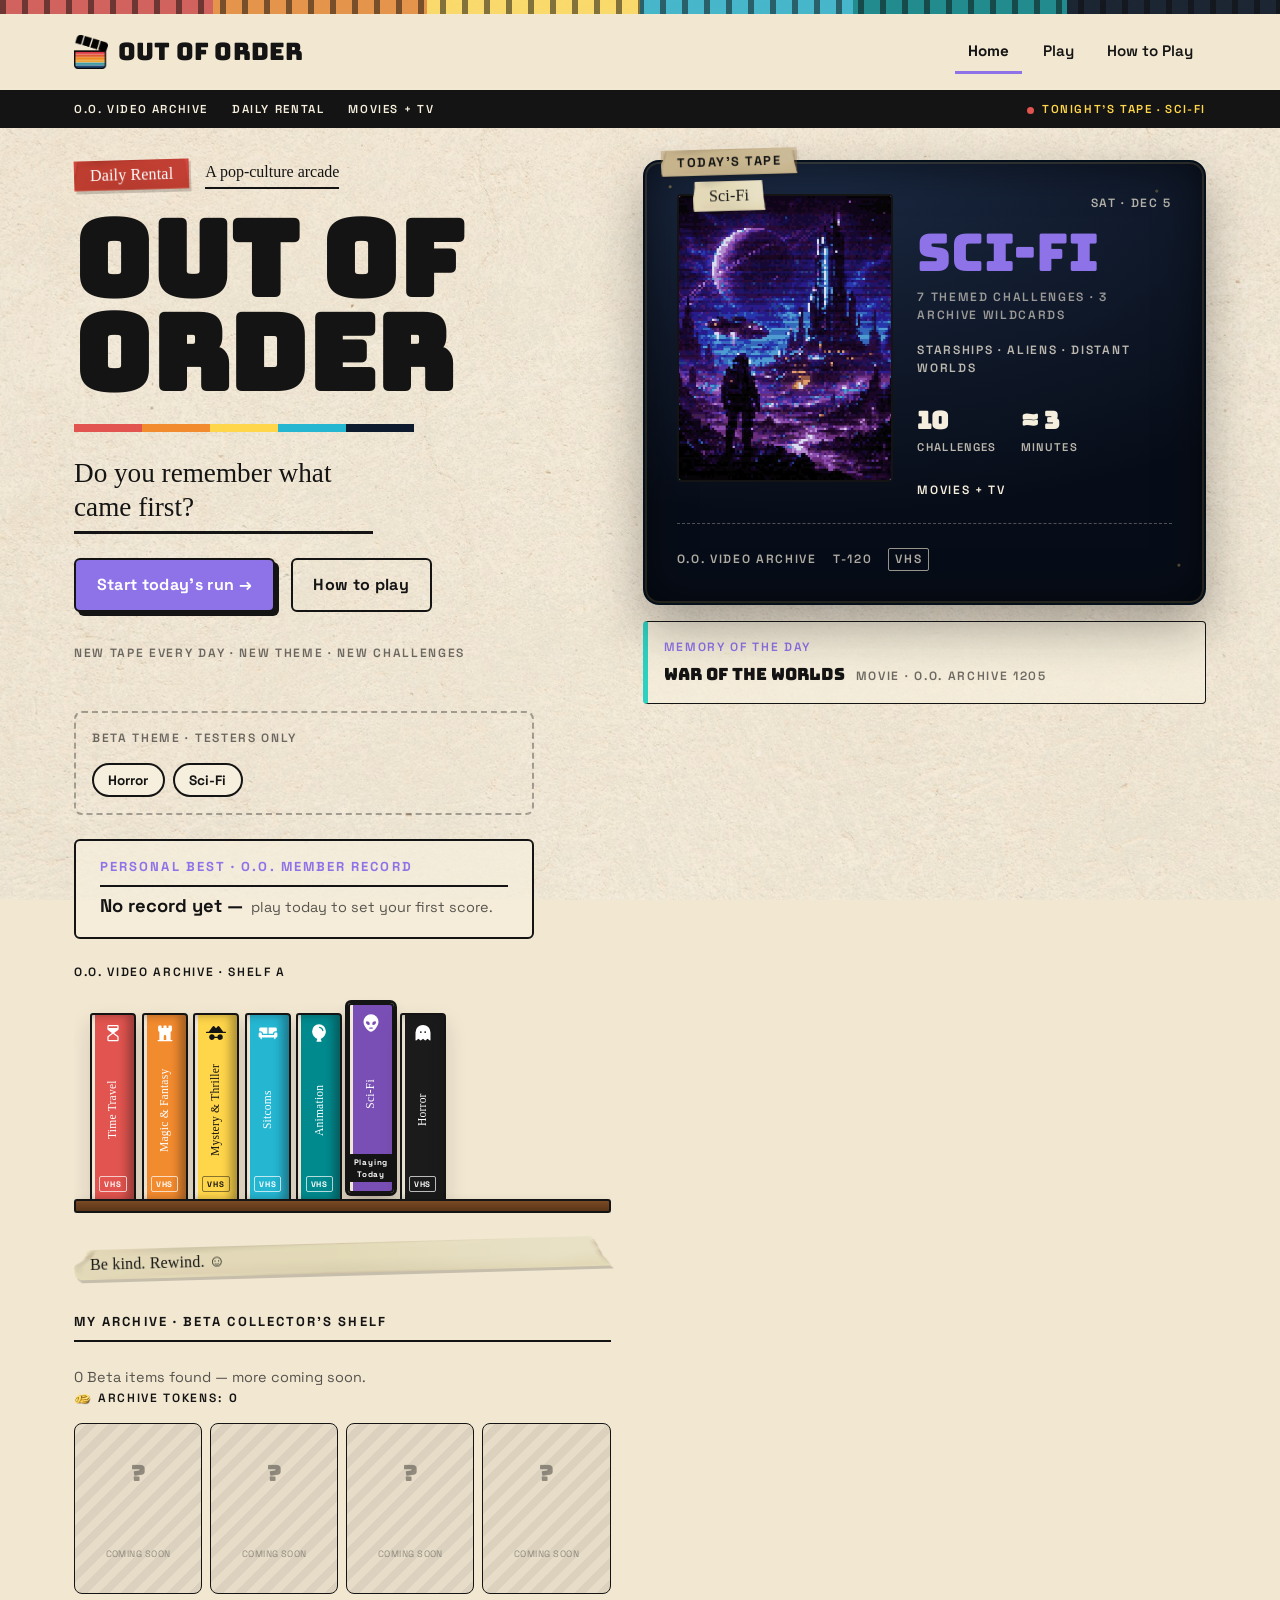
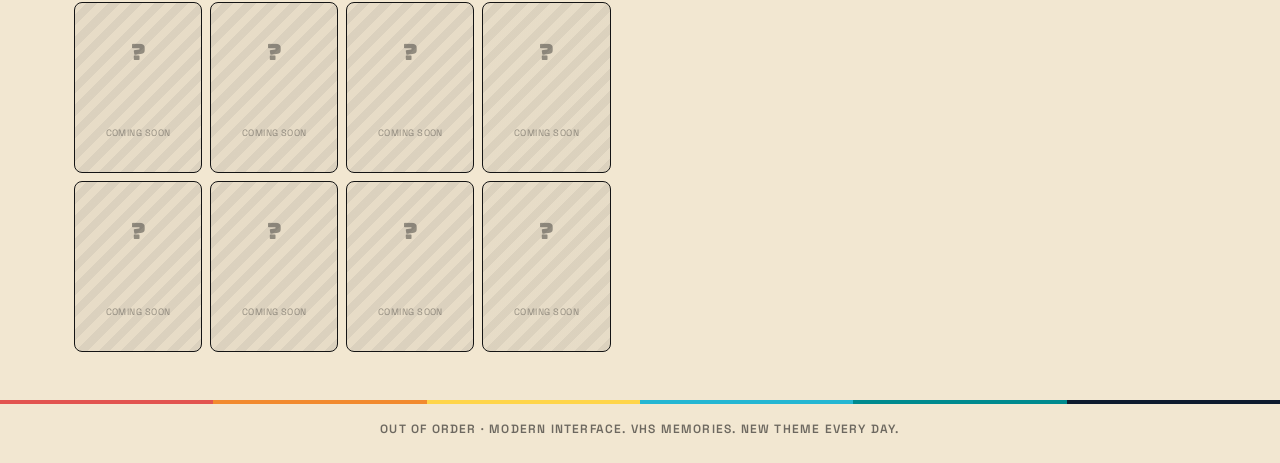
<file: out-of-order/index.html>
<!DOCTYPE html>
<html lang="en">
<head>
  <meta charset="UTF-8">
  <meta name="viewport" content="width=device-width, initial-scale=1.0">
  <title>OUT OF ORDER — Daily pop-culture timeline game</title>
  <meta name="description" content="A daily pop-culture timeline arcade game. Put Movies & TV history in order, build streaks, take risks.">

  <!-- Google Fonts: Bungee (display) · Space Grotesk (UI) · Permanent Marker (handwriting).
       Each has a system fallback declared in css/style.css. -->
  <link rel="preconnect" href="https://fonts.googleapis.com">
  <link rel="preconnect" href="https://fonts.gstatic.com" crossorigin>
  <link href="https://fonts.googleapis.com/css2?family=Bungee&family=Permanent+Marker&family=Space+Grotesk:wght@400;500;600;700&display=swap" rel="stylesheet">

  <link rel="stylesheet" href="css/style.css">
</head>
<body class="page-home">

  <!-- worn cinema filmstrip along the very top -->
  <div class="filmstrip" aria-hidden="true"></div>

  <!-- ============================================================
       SHARED NAVIGATION  (identical markup on every page)
       ============================================================ -->
  <nav class="site-nav" aria-label="Main">
    <div class="site-nav__inner">
      <a class="site-nav__brand" href="index.html">
        <img class="site-nav__logo" src="assets/images/logo.png" alt="" width="34" height="34">
        OUT OF ORDER
      </a>
      <!-- hamburger toggle — hidden by CSS above the mobile breakpoint,
           where the links row next to it is just always shown instead -->
      <button type="button" class="site-nav__toggle" data-nav-toggle
              aria-expanded="false" aria-controls="site-nav-links" aria-label="Menu">☰</button>
      <ul class="site-nav__links" id="site-nav-links" data-nav-links hidden>
        <li><a href="index.html" aria-current="page">Home</a></li>
        <li><a href="game.html">Play</a></li>
        <li><a href="how-to-play.html">How to Play</a></li>
      </ul>
    </div>
  </nav>

  <!-- black "video archive" strip (Home only) -->
  <div class="archive-bar">
    <div class="archive-bar__inner">
      <div class="archive-bar__list">
        <span>O.O. Video Archive</span>
        <span>Daily Rental</span>
        <span>Movies + TV</span>
      </div>
      <div class="archive-bar__now">Tonight's Tape &middot; <span data-theme-name>Horror</span></div>
    </div>
  </div>

  <main class="home" id="main">

    <!-- ============================================================
         HERO INTRO — brand, pitch, CTAs. Always first, on every width.
         ============================================================ -->
    <section class="home__intro">

      <div class="home__kicker">
        <span class="tape-label tape-label--red">Daily Rental</span>
        <span class="home__kicker-note">A pop-culture arcade</span>
      </div>

      <h1 class="home__title"><span>OUT OF</span><span>ORDER</span></h1>
      <div class="home__rule" aria-hidden="true"></div>

      <p class="home__pitch">Do you remember what came first?</p>

      <!-- desktop only — on mobile this same CTA lives at the bottom of the
           Today's Archive card instead, see .home__actions--card below -->
      <div class="home__actions home__actions--intro">
        <a class="btn btn--primary" href="game.html" data-start-run>Start today's run &rarr;</a>
        <a class="btn btn--ghost" href="how-to-play.html">How to play</a>
      </div>
      <p class="meta home__cta-note">New tape every day &middot; new theme &middot; new challenges</p>

    </section>

    <!-- ============================================================
         TODAY'S ARCHIVE (VHS case) — desktop: right column, full height.
         mobile: right under the intro, ahead of the shelf/collection
         below, so the day's theme doesn't get buried by scrolling.
         ============================================================ -->
    <section class="archive-panel" aria-labelledby="archive-heading">
      <h2 id="archive-heading" class="sr-only">Today's archive</h2>

      <div class="vhs-case">
        <span class="tape-label tape-label--archive tape-label--stuck">Today's Tape</span>

        <div class="vhs-case__poster">
          <!-- JS fills the theme; CSS draws the fallback; a real image layers on top if it loads -->
          <div class="poster poster--hero" data-poster-role="theme">
            <span class="poster__stripe" aria-hidden="true"></span>
            <span class="poster__icon" data-poster-icon aria-hidden="true"></span>
            <span class="poster__initial" data-poster-initial aria-hidden="true">H</span>
          </div>
          <span class="tape-label tape-label--stuck" data-theme-name>Horror</span>
        </div>

        <div class="vhs-case__info">
          <p class="meta vhs-case__date" data-today-date>Wed &middot; Sep 2</p>
          <p class="vhs-case__theme" data-theme-name>Horror</p>
          <p class="meta vhs-case__mix">7 themed challenges &middot; 3 Archive Wildcards</p>
          <p class="meta vhs-case__motifs" data-theme-motifs>Static &middot; Moons &middot; Shadows</p>

          <div class="vhs-case__facts">
            <span class="fact"><strong>10</strong>Challenges</span>
            <span class="fact"><strong>&asymp; 3</strong>Minutes</span>
          </div>

          <p class="meta">Movies + TV</p>
        </div>

        <!-- mobile only — on desktop the CTA is the one up in the hero
             instead, see .home__actions--intro above -->
        <div class="vhs-case__footer">
          <div class="home__actions home__actions--card">
            <a class="btn btn--primary" href="game.html" data-start-run>Start today's run &rarr;</a>
            <a class="btn btn--ghost" href="how-to-play.html">How to play</a>
          </div>
          <div class="vhs-case__print meta">
            <span>O.O. Video Archive</span>
            <span data-tape-code>E-180</span>
            <span class="vhs-case__vhs">VHS</span>
          </div>
        </div>
      </div>

      <!-- Memory of the Day: one rotating title (from the shared engine) -->
      <p class="memory" data-spotlight>
        <span class="meta memory__label">Memory of the Day</span>
        <span class="memory__title" data-spotlight-title>Stranger Things</span>
        <span class="meta memory__meta"><span data-spotlight-meta>Series</span> &middot; O.O. Archive <span data-spotlight-id>0913</span></span>
      </p>
    </section>

    <!-- ============================================================
         HERO EXTRAS — beta switcher, personal best, shelf, collection.
         Desktop: rest of the left column, under the intro. Mobile: below
         Today's Archive above.
         ============================================================ -->
    <div class="home__extras">

      <!-- Beta Theme switcher — hidden unless the URL has ?beta=true.
           This is the ONLY way to change the edition; the shelf below is
           decorative for everyone. -->
      <div class="beta-theme" data-beta-theme hidden>
        <span class="meta beta-theme__label">Beta Theme &middot; testers only</span>
        <div class="beta-theme__buttons">
          <button type="button" class="beta-theme__btn" data-beta-theme-btn="horror" aria-pressed="false">Horror</button>
          <button type="button" class="beta-theme__btn" data-beta-theme-btn="sci-fi" aria-pressed="false">Sci-Fi</button>
        </div>
      </div>

      <!-- personal best -->
      <section class="best" aria-labelledby="best-heading">
        <p class="section-label best__head" id="best-heading">Personal Best &middot; O.O. Member Record</p>
        <div class="best__body" data-personal-best aria-live="polite">
          <p class="best__none">No record yet &mdash;</p>
          <p class="best__hint">play today to set your first score.</p>
        </div>
      </section>

      <!-- category shelf -->
      <div class="home__archive-shelf">
        <p class="meta">O.O. Video Archive &middot; Shelf A</p>
        <div class="shelf__wrap">
          <div class="shelf" data-shelf role="group" aria-label="Archive shelf — today's tape is highlighted"></div>
        </div>
        <span class="tape-label tape-label--cream">Be kind. Rewind. &#9786;</span>
      </div>

      <!-- My Archive: Beta collectibles, unlocked with Archive Tokens via a Mystery Tape -->
      <section class="archive-collection" aria-labelledby="archive-collection-heading">
        <p class="section-label" id="archive-collection-heading">My Archive &middot; Beta Collector's Shelf</p>
        <p class="archive-collection__status" data-collection-status>0 Beta items found — more coming soon.</p>
        <p class="meta archive-collection__tokens">
          <img class="archive-collection__token-icon" src="assets/images/token.png" alt="" aria-hidden="true">
          Archive Tokens: <strong data-tokens-home-balance>0</strong>
        </p>
        <div class="archive-collection__grid" data-collection-grid></div>
      </section>

    </div>

  </main>

  <footer class="site-footer">
    <div class="retro-stripe retro-stripe--thin" aria-hidden="true"></div>
    <p>OUT OF ORDER &middot; Modern interface. VHS memories. New theme every day.</p>
  </footer>

  <script src="js/game.js"></script>
</body>
</html>
</file>
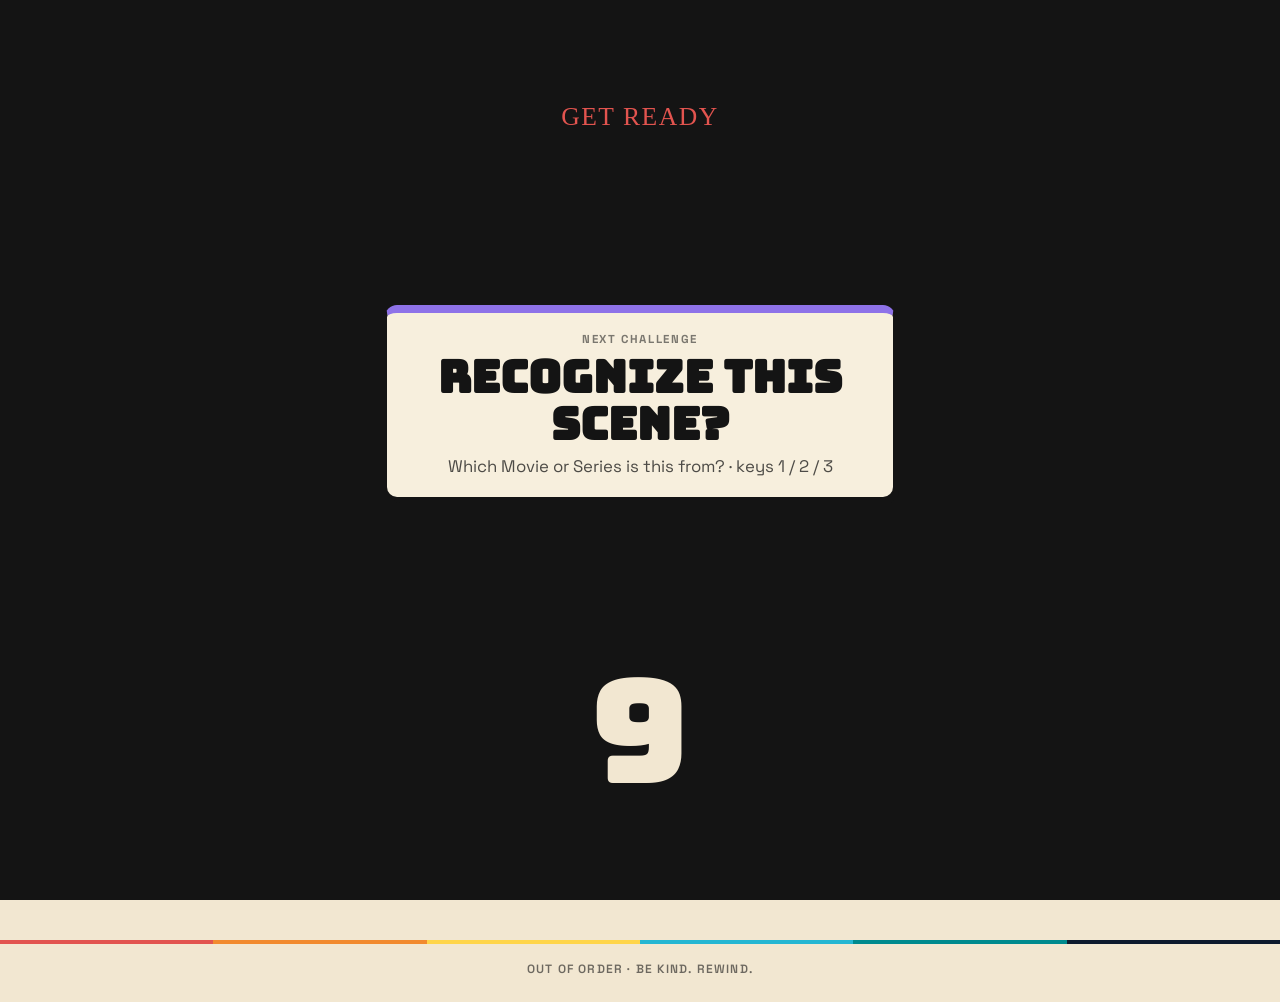
<file: out-of-order/game.html>
<!DOCTYPE html>
<html lang="en">
<head>
  <meta charset="UTF-8">
  <meta name="viewport" content="width=device-width, initial-scale=1.0">
  <title>Play — OUT OF ORDER</title>
  <meta name="description" content="Today's OUT OF ORDER daily run: 10 rounds of pop-culture timeline challenges.">

  <link rel="preconnect" href="https://fonts.googleapis.com">
  <link rel="preconnect" href="https://fonts.gstatic.com" crossorigin>
  <link href="https://fonts.googleapis.com/css2?family=Bungee&family=Permanent+Marker&family=Space+Grotesk:wght@400;500;600;700&display=swap" rel="stylesheet">

  <link rel="stylesheet" href="css/style.css">
</head>
<body class="page-game">

  <div class="filmstrip" aria-hidden="true"></div>

  <nav class="site-nav" aria-label="Main">
    <div class="site-nav__inner">
      <a class="site-nav__brand" href="index.html">
        <img class="site-nav__logo" src="assets/images/logo.png" alt="" width="34" height="34">
        OUT OF ORDER
      </a>
      <!-- hamburger toggle — hidden by CSS above the mobile breakpoint,
           where the links row next to it is just always shown instead -->
      <button type="button" class="site-nav__toggle" data-nav-toggle
              aria-expanded="false" aria-controls="site-nav-links" aria-label="Menu">☰</button>
      <ul class="site-nav__links" id="site-nav-links" data-nav-links hidden>
        <li><a href="index.html">Home</a></li>
        <li><a href="game.html" aria-current="page">Play</a></li>
        <li><a href="how-to-play.html">How to Play</a></li>
      </ul>
    </div>
  </nav>

  <!-- black "video archive" strip — same component as Home -->
  <div class="archive-bar">
    <div class="archive-bar__inner">
      <div class="archive-bar__list">
        <span>O.O. Video Archive</span>
        <span>Daily Rental</span>
        <span>Movies + TV</span>
      </div>
      <div class="archive-bar__now">Tonight's Tape &middot; <span data-theme-name>Horror</span></div>
    </div>
  </div>

  <main class="game" id="main">

    <!-- ============================================================
         HUD  —  a compact archive info panel
         ============================================================ -->
    <section class="hud" aria-label="Game status">
      <p class="hud__brand meta">O.O. Inventory <span>&middot; Daily Rental</span></p>
      <div class="hud__row">
        <div class="hud__group">
          <div class="hud__cell">
            <span class="hud__label" data-hud-round-label>Round</span>
            <span class="hud__value" data-hud-round>01 / 10</span>
          </div>
          <div class="hud__cell">
            <span class="hud__label">Score</span>
            <span class="hud__value hud__value--score" data-hud-score>0</span>
          </div>
          <div class="hud__cell">
            <span class="hud__label">Streak</span>
            <span class="hud__value" data-hud-streak>&times;0</span>
          </div>
        </div>
        <div class="hud__group hud__group--right">
          <div class="hud__cell">
            <span class="hud__label">Timer</span>
            <span class="hud__value hud__value--timer" data-hud-timer>00:15</span>
          </div>
          <div class="hud__cell">
            <span class="hud__label">Bonus</span>
            <span class="hud__value" data-hud-speed>+100</span>
          </div>
          <div class="hud__cell">
            <span class="hud__label">Heat</span>
            <span class="hud__value hud__heat" data-hud-heat>Calm</span>
          </div>
        </div>
      </div>
    </section>

    <!-- time remaining — big and visible; drains as the round's clock runs
         down and turns red in the last 3 seconds. The exact number is also
         in the HUD above (Timer), so this bar is decorative for screen readers. -->
    <div class="rprogress">
      <span class="meta rprogress__label">Time remaining</span>
      <div class="rprogress__track" aria-hidden="true">
        <div class="rprogress__fill" data-progress-fill style="width:100%"></div>
      </div>
    </div>

    <!-- ============================================================
         CHALLENGE PANEL  —  JS renders ORDER (and later BEFORE/AFTER, INSERT)
         ============================================================ -->
    <section class="challenge" aria-labelledby="challenge-heading" data-challenge>
      <div class="challenge__head">
        <p class="meta challenge__tag" data-challenge-tag>Today's Archive &middot; Round 01</p>
        <span class="challenge__badge meta" data-challenge-badge>Themed Round</span>
        <span class="challenge__count meta" data-challenge-count>3 Cards</span>
      </div>

      <h1 id="challenge-heading" class="challenge__instruction" data-challenge-instruction>Oldest &rarr; Newest</h1>
      <p class="challenge__help" data-challenge-help>Arrange these from oldest to newest.</p>

      <div class="challenge__body" data-challenge-body></div>

      <div class="challenge__actions">
        <div class="powerups" aria-label="Power-ups">
          <button type="button" class="powerup" data-powerup="extraTime" disabled>
            <span class="powerup__icon" aria-hidden="true">+5s</span>
            <span class="powerup__text">+5 sec</span>
            <span class="powerup__lock meta" data-powerup-lock>Streak &times;3</span>
            <span class="powerup__count" data-powerup-count>0</span>
          </button>
          <button type="button" class="powerup" data-powerup="reveal" disabled>
            <span class="powerup__icon" aria-hidden="true">&#9678;</span>
            <span class="powerup__text">Reveal</span>
            <span class="powerup__lock meta" data-powerup-lock>Streak &times;6</span>
            <span class="powerup__count" data-powerup-count>0</span>
          </button>
        </div>

        <div class="challenge__decide">
          <button type="button" class="btn btn--double" data-double-down aria-pressed="false">
            <span class="btn__risk meta" aria-hidden="true">Risk</span>
            <span class="btn__icon" aria-hidden="true">&#9670;</span>
            <span data-dd-label>Double Down &times;2</span>
          </button>
          <button type="button" class="btn btn--lock" data-submit>Submit Answer &check;</button>
        </div>
      </div>
    </section>

    <p class="challenge__exit" data-exit-row>
      <a href="index.html" data-exit>Exit challenge</a>
    </p>

    <!-- ============================================================
         FEEDBACK  —  results pop-up, shown after every answer or a time-out
         (hidden by default; the dimmed backdrop blocks the page until the
         player clicks "Next challenge")
         ============================================================ -->
    <section class="feedback" data-feedback hidden
             role="alertdialog" aria-modal="true" aria-labelledby="feedback-heading">
      <div class="feedback__box">
        <div class="feedback__strip">
          <span class="feedback__mark" aria-hidden="true" data-feedback-mark>&check;</span>
          <h2 id="feedback-heading" class="feedback__title" data-feedback-title>Timeline locked</h2>
          <span class="feedback__stamp" data-feedback-stamp>Archive verified</span>
        </div>
        <!-- Timeline rounds only: "2 / 3 relationships correct" -->
        <p class="feedback__subtitle" data-feedback-subtitle hidden></p>

        <ol class="feedback__timeline" data-feedback-timeline></ol>

        <table class="breakdown">
          <tbody>
            <tr><th scope="row">Base</th><td data-bd-base>+100</td></tr>
            <tr><th scope="row">Speed</th><td data-bd-speed>+75</td></tr>
            <tr data-bd-dd-row hidden><th scope="row">Double Down</th><td>&times;2</td></tr>
            <tr class="breakdown__total"><th scope="row">Round score</th><td data-bd-total>+175</td></tr>
          </tbody>
        </table>

        <p class="feedback__streak" data-feedback-streak>Streak &times;1</p>
        <button type="button" class="btn btn--lock" data-next>Next challenge &rarr;</button>
      </div>
    </section>

    <!-- polite live region: feedback, score changes, power-up unlocks -->
    <p class="sr-live" data-live aria-live="polite"></p>

    <!-- ============================================================
         RESULTS  —  after round 10 (hidden by default)
         ============================================================ -->
    <section class="results" data-results hidden aria-labelledby="results-heading">
      <h1 id="results-heading" class="results__heading">Daily Tape Complete</h1>

      <p class="results__new-best tape-label tape-label--red" data-new-best hidden>New personal best!</p>

      <p class="results__score" data-results-score>0</p>
      <p class="results__score-label">points</p>

      <ul class="results__stats">
        <li><span>Correct</span><strong data-results-correct>0 / 10</strong></li>
        <li><span>Best streak</span><strong data-results-streak>&times;0</strong></li>
        <li><span>Double Downs won</span><strong data-results-dd>0</strong></li>
        <li><span>Fastest answer</span><strong data-results-fastest>&mdash;</strong></li>
      </ul>

      <!-- round-by-round outcome, left = round 1 -->
      <ol class="results__breakdown" data-results-breakdown aria-label="Round-by-round breakdown"></ol>

      <p class="results__title-award" data-results-award>Casual Viewer</p>

      <!-- Archive Tokens earned this run + running balance -->
      <div class="results__tokens">
        <p class="meta results__tokens-label">Run Reward</p>
        <p class="results__tokens-earned">
          <img class="results__token-icon" src="assets/images/token.png" alt="" aria-hidden="true">
          +<span data-tokens-earned>25</span> Archive Tokens
        </p>
        <p class="meta">Current balance: <strong data-tokens-balance>25</strong></p>

        <!-- shown only once the balance covers a Mystery Tape and a
             collectible is still locked -->
        <div class="results__mystery-tape" data-mystery-tape hidden>
          <p class="results__mystery-ready">Mystery Tape Ready</p>
          <button type="button" class="btn btn--primary" data-open-tape>Open Tape &rarr;</button>
        </div>
      </div>

      <!-- shown once a Mystery Tape has been opened this run -->
      <div class="results__unlocked" data-results-unlocked hidden>
        <p class="meta results__unlocked-label">New in My Archive</p>
        <div class="results__unlocked-items" data-results-unlocked-items></div>
      </div>

      <div class="tape-artifact" aria-label="Your archive tape">
        <span class="tape-artifact__stripe" aria-hidden="true"></span>
        <p class="tape-artifact__brand">OUT OF ORDER</p>
        <p class="tape-artifact__line">Daily Run</p>
        <p class="tape-artifact__date" data-artifact-date>SEP 03</p>
        <p class="tape-artifact__score" data-artifact-score>SCORE 0</p>
      </div>

      <div class="results__actions">
        <button type="button" class="btn btn--primary" data-copy-score>Copy score</button>
        <a class="btn btn--ghost" href="index.html">Back to home</a>
      </div>
      <p class="results__copied" data-copied hidden>&check; Score copied</p>

      <!-- optional continued play — the Daily Run above is already the
           official, comparable score -->
      <div class="results__encore">
        <p class="meta">Want to keep playing?</p>
        <button type="button" class="btn btn--ghost" data-start-encore>Start Encore Mode &rarr;</button>
        <p class="meta results__encore-note">3 lives &middot; gets harder as you go &middot; today's score is already locked in</p>
      </div>
    </section>

    <!-- ============================================================
         ENCORE RESULTS  —  shown when Encore Mode ends (hidden by default)
         ============================================================ -->
    <section class="results" data-encore-results hidden aria-labelledby="encore-results-heading">
      <h1 id="encore-results-heading" class="results__heading">Encore Over</h1>

      <p class="results__score" data-encore-score>0</p>
      <p class="results__score-label">Encore points</p>

      <ul class="results__stats">
        <li><span>Rounds played</span><strong data-encore-rounds>0</strong></li>
        <li><span>Tokens earned</span><strong data-encore-tokens>+0</strong></li>
      </ul>

      <p class="meta results__tokens-label">Archive Tokens balance</p>
      <p class="results__score results__score--sub" data-encore-balance>0</p>

      <div class="results__actions">
        <a class="btn btn--ghost" href="index.html">Back to home</a>
      </div>
    </section>

    <!-- ============================================================
         GET READY  —  full-screen 10-1 countdown shown before each round
         reveals its cards/options, previewing what's coming so it's never
         a surprise. hidden by default; toggled by runCountdown().
         ============================================================ -->
    <div class="round-countdown" data-round-countdown hidden aria-hidden="true">
      <span class="round-countdown__label">Get ready</span>
      <div class="round-countdown__card">
        <p class="round-countdown__next meta">Next challenge</p>
        <h2 class="round-countdown__title" data-countdown-title>Odd One Out</h2>
        <p class="round-countdown__desc" data-countdown-desc>Tap the one that doesn't belong.</p>
      </div>
      <span class="round-countdown__num" data-countdown>3</span>
    </div>

  </main>

  <footer class="site-footer">
    <div class="retro-stripe retro-stripe--thin" aria-hidden="true"></div>
    <p>OUT OF ORDER &middot; Be kind. Rewind.</p>
  </footer>

  <script src="js/game.js"></script>
</body>
</html>
</file>
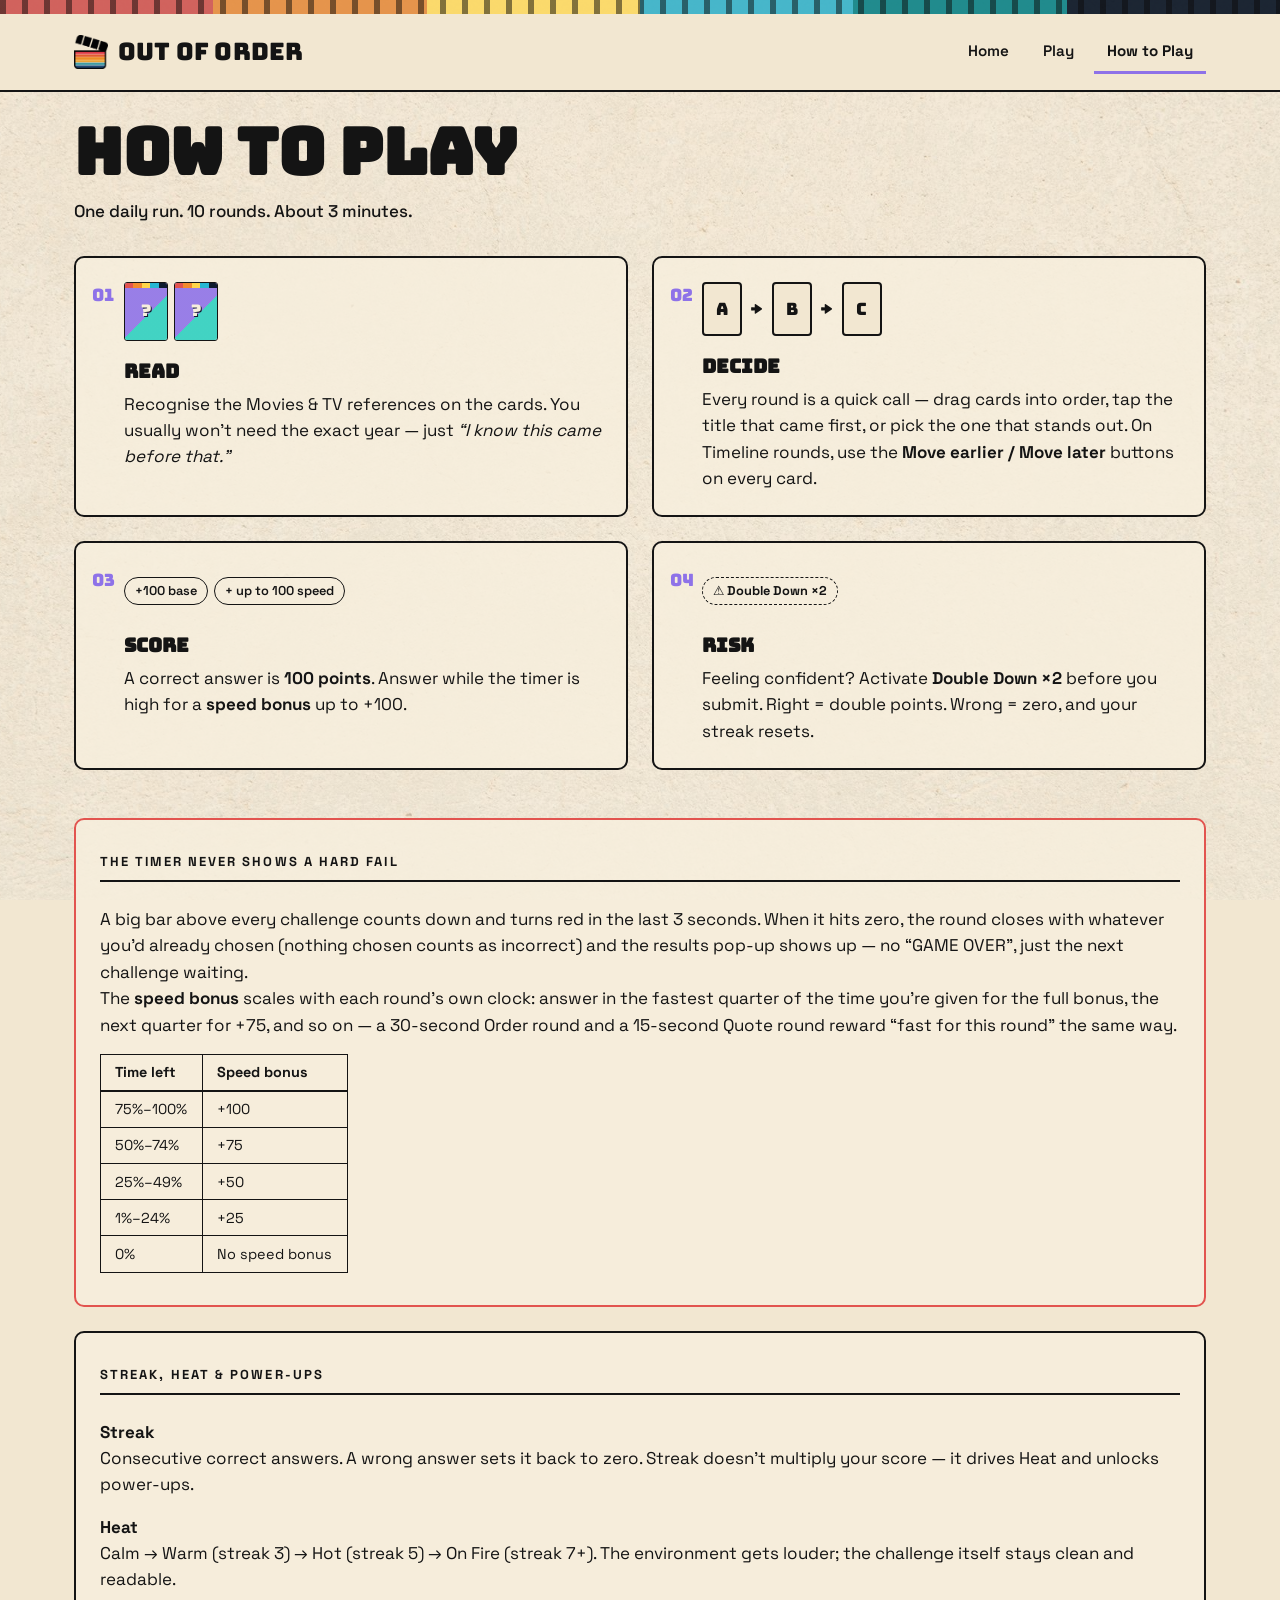
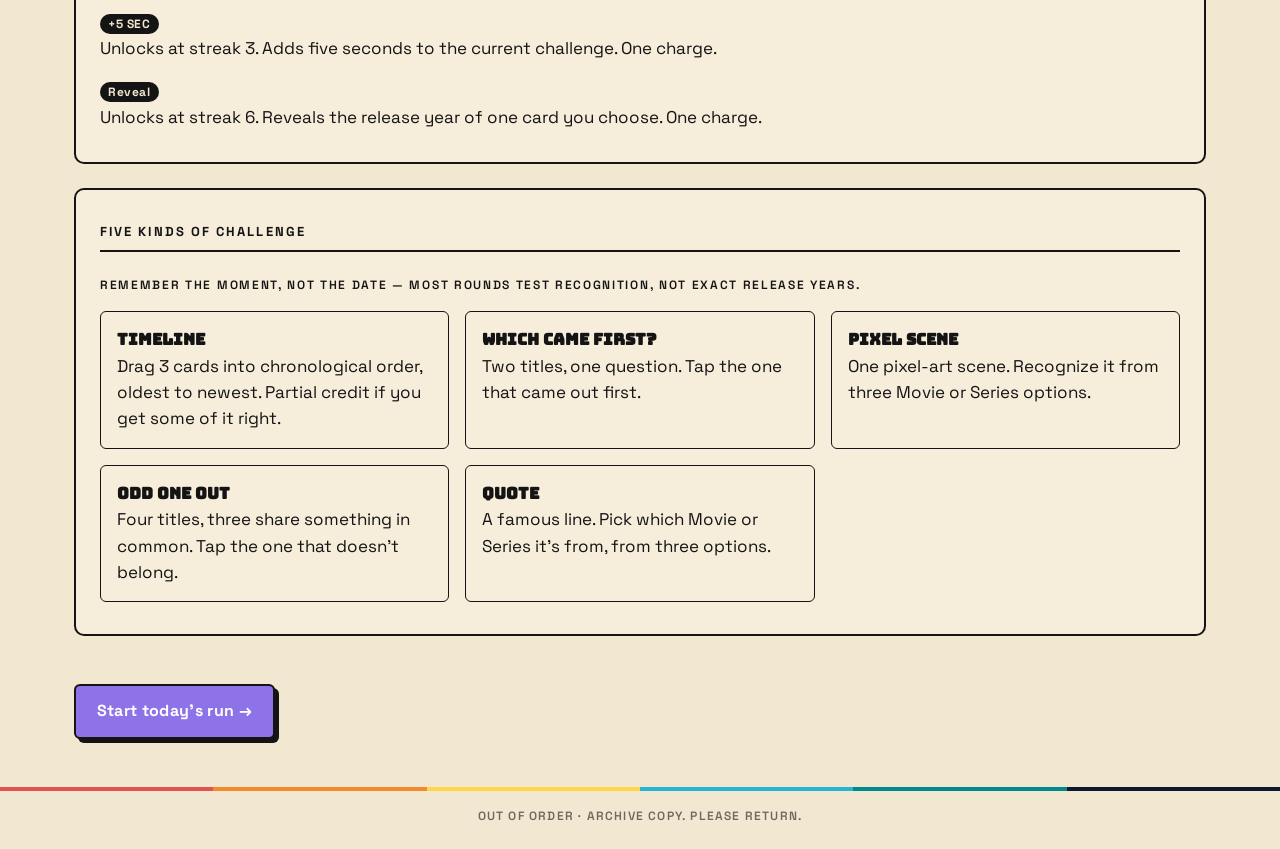
<file: out-of-order/how-to-play.html>
<!DOCTYPE html>
<html lang="en">
<head>
  <meta charset="UTF-8">
  <meta name="viewport" content="width=device-width, initial-scale=1.0">
  <title>How to Play — OUT OF ORDER</title>
  <meta name="description" content="How to play OUT OF ORDER: read the references, put them oldest to newest, score points, take risks.">

  <link rel="preconnect" href="https://fonts.googleapis.com">
  <link rel="preconnect" href="https://fonts.gstatic.com" crossorigin>
  <link href="https://fonts.googleapis.com/css2?family=Bungee&family=Permanent+Marker&family=Space+Grotesk:wght@400;500;600;700&display=swap" rel="stylesheet">

  <link rel="stylesheet" href="css/style.css">
</head>
<body class="page-howto">

  <div class="filmstrip" aria-hidden="true"></div>

  <nav class="site-nav" aria-label="Main">
    <div class="site-nav__inner">
      <a class="site-nav__brand" href="index.html">
        <img class="site-nav__logo" src="assets/images/logo.png" alt="" width="34" height="34">
        OUT OF ORDER
      </a>
      <!-- hamburger toggle — hidden by CSS above the mobile breakpoint,
           where the links row next to it is just always shown instead -->
      <button type="button" class="site-nav__toggle" data-nav-toggle
              aria-expanded="false" aria-controls="site-nav-links" aria-label="Menu">☰</button>
      <ul class="site-nav__links" id="site-nav-links" data-nav-links hidden>
        <li><a href="index.html">Home</a></li>
        <li><a href="game.html">Play</a></li>
        <li><a href="how-to-play.html" aria-current="page">How to Play</a></li>
      </ul>
    </div>
  </nav>

  <main class="howto" id="main">

    <header class="howto__hero">
      <h1 class="howto__title">How to Play</h1>
      <p class="howto__lede">One daily run. 10 rounds. About 3 minutes.</p>
    </header>

    <!-- ---------- FOUR STEPS ---------- -->
    <ol class="steps">
      <li class="step">
        <span class="step__num">01</span>
        <div class="step__art step__art--read" aria-hidden="true">
          <span class="poster poster--mini"><span class="poster__stripe"></span><span class="poster__initial">?</span></span>
          <span class="poster poster--mini"><span class="poster__stripe"></span><span class="poster__initial">?</span></span>
        </div>
        <h2 class="step__heading">Read</h2>
        <p class="step__text">Recognise the Movies &amp; TV references on the cards. You usually
          won't need the exact year &mdash; just <em>&ldquo;I know this came before that.&rdquo;</em></p>
      </li>

      <li class="step">
        <span class="step__num">02</span>
        <div class="step__art step__art--order" aria-hidden="true">
          <span class="mini-card">A</span>
          <span class="mini-arrow">&rarr;</span>
          <span class="mini-card">B</span>
          <span class="mini-arrow">&rarr;</span>
          <span class="mini-card">C</span>
        </div>
        <h2 class="step__heading">Decide</h2>
        <p class="step__text">Every round is a quick call — drag cards into order, tap the title
          that came first, or pick the one that stands out. On Timeline rounds, use the
          <strong>Move earlier / Move later</strong> buttons on every card.</p>
      </li>

      <li class="step">
        <span class="step__num">03</span>
        <div class="step__art step__art--score" aria-hidden="true">
          <span class="chip">+100 base</span>
          <span class="chip">+ up to 100 speed</span>
        </div>
        <h2 class="step__heading">Score</h2>
        <p class="step__text">A correct answer is <strong>100 points</strong>. Answer while the
          timer is high for a <strong>speed bonus</strong> up to +100.</p>
      </li>

      <li class="step">
        <span class="step__num">04</span>
        <div class="step__art step__art--risk" aria-hidden="true">
          <span class="chip chip--warn">&#9888; Double Down &times;2</span>
        </div>
        <h2 class="step__heading">Risk</h2>
        <p class="step__text">Feeling confident? Activate <strong>Double Down &times;2</strong>
          before you submit. Right = double points. Wrong = zero, and your streak resets.</p>
      </li>
    </ol>

    <!-- ---------- THE TIMER ---------- -->
    <section class="howto__panel howto__panel--timer" aria-labelledby="timer-heading">
      <h2 id="timer-heading" class="section-label">The timer never shows a hard fail</h2>
      <p>A big bar above every challenge counts down and turns red in the last 3 seconds.
        When it hits zero, the round closes with whatever you'd already chosen (nothing
        chosen counts as incorrect) and the results pop-up shows up &mdash; no
        &ldquo;GAME OVER&rdquo;, just the next challenge waiting.</p>
      <p>The <strong>speed bonus</strong> scales with each round's own clock: answer in the
        fastest quarter of the time you're given for the full bonus, the next quarter for
        +75, and so on &mdash; a 30-second Order round and a 15-second Quote round reward
        &ldquo;fast for this round&rdquo; the same way.</p>
      <table class="mini-table">
        <caption class="sr-only">Speed bonus by share of the round's time remaining</caption>
        <thead><tr><th scope="col">Time left</th><th scope="col">Speed bonus</th></tr></thead>
        <tbody>
          <tr><td>75%&ndash;100%</td><td>+100</td></tr>
          <tr><td>50%&ndash;74%</td><td>+75</td></tr>
          <tr><td>25%&ndash;49%</td><td>+50</td></tr>
          <tr><td>1%&ndash;24%</td><td>+25</td></tr>
          <tr><td>0%</td><td>No speed bonus</td></tr>
        </tbody>
      </table>
    </section>

    <!-- ---------- EXTRAS ---------- -->
    <section class="howto__panel" aria-labelledby="extras-heading">
      <h2 id="extras-heading" class="section-label">Streak, Heat &amp; Power-ups</h2>
      <dl class="def-list">
        <dt>Streak</dt>
        <dd>Consecutive correct answers. A wrong answer sets it back to zero. Streak doesn't
          multiply your score &mdash; it drives Heat and unlocks power-ups.</dd>

        <dt>Heat</dt>
        <dd>Calm &rarr; Warm (streak 3) &rarr; Hot (streak 5) &rarr; On Fire (streak 7+). The
          environment gets louder; the challenge itself stays clean and readable.</dd>

        <dt><span class="pill">+5 SEC</span></dt>
        <dd>Unlocks at streak 3. Adds five seconds to the current challenge. One charge.</dd>

        <dt><span class="pill">Reveal</span></dt>
        <dd>Unlocks at streak 6. Reveals the release year of one card you choose. One charge.</dd>
      </dl>
    </section>

    <!-- ---------- CHALLENGE TYPES ---------- -->
    <section class="howto__panel" aria-labelledby="types-heading">
      <h2 id="types-heading" class="section-label">Five kinds of challenge</h2>
      <p class="meta">Remember the moment, not the date &mdash; most rounds test recognition,
        not exact release years.</p>
      <div class="type-grid">
        <article class="type-card">
          <h3>Timeline</h3>
          <p>Drag 3 cards into chronological order, oldest to newest. Partial credit if you get
            some of it right.</p>
        </article>
        <article class="type-card">
          <h3>Which Came First?</h3>
          <p>Two titles, one question. Tap the one that came out first.</p>
        </article>
        <article class="type-card">
          <h3>Pixel Scene</h3>
          <p>One pixel-art scene. Recognize it from three Movie or Series options.</p>
        </article>
        <article class="type-card">
          <h3>Odd One Out</h3>
          <p>Four titles, three share something in common. Tap the one that doesn't belong.</p>
        </article>
        <article class="type-card">
          <h3>Quote</h3>
          <p>A famous line. Pick which Movie or Series it's from, from three options.</p>
        </article>
      </div>
    </section>

    <a class="btn btn--primary howto__cta" href="game.html">Start today's run &rarr;</a>

  </main>

  <footer class="site-footer">
    <div class="retro-stripe retro-stripe--thin" aria-hidden="true"></div>
    <p>OUT OF ORDER &middot; Archive copy. Please return.</p>
  </footer>

  <script src="js/game.js"></script>
</body>
</html>
</file>
<file: out-of-order/css/style.css>
/* ============================================================================
   OUT OF ORDER  —  style.css
   Shared by index.html, game.html, how-to-play.html

   SECTIONS
   01  Design tokens (CSS variables)
   02  Daily theme overrides
   03  Reset & base
   04  Typography helpers
   05  Layout containers
   06  Retro stripe / filmstrip
   07  Navigation + archive sub-bar
   08  Buttons
   09  Tape-label component  (physical paper / masking tape)
   10  VHS poster  (CSS artwork fallback)
   11  VHS spine component  (category tapes)
   12  VHS case  (Today's Archive)
   13  Wooden shelf
   14  Home page
   15  Game page (HUD, challenge, feedback, results)
   16  How to Play page
   17  Heat states (visual intensity by streak)
   18  Accessibility helpers
   19  Responsive (tablet / desktop)
   20  Reduced motion

   TYPOGRAPHY SYSTEM
   --font-display : Bungee          -> brand / impact  (title, scores, theme name)
   --font-ui      : Space Grotesk   -> the whole usable interface
   --font-marker  : Permanent Marker-> handwriting on tape / labels only
   ========================================================================== */


/* ============================================================================
   01  DESIGN TOKENS
   Permanent brand foundation = cream + near-black. Daily themes change only
   the two --theme-* accent colours (section 02).
   ========================================================================== */
:root {
  /* Brand palette (from the moodboard) */
  --color-bg:     #F2E7D1;   /* cream */
  --color-ink:    #141414;   /* near black */
  --color-coral:  #E2544F;
  --color-orange: #F28A2E;
  --color-yellow: #FFD54A;
  --color-cyan:   #25B6D2;
  --color-teal:   #008A8E;
  --color-navy:   #0E1B2E;

  /* Paper / label / plastic surfaces */
  --color-label:   #F7EFDD;   /* aged cream label */
  --color-kraft:   #E7D6B4;   /* kraft masking tape */
  --color-plastic: #10192A;   /* VHS case navy-black */

  /* Daily-theme accent colours — overridden per body.theme-* class */
  --theme-primary:   var(--color-coral);
  --theme-secondary: var(--color-cyan);

  /* Spacing scale */
  --space-1: 0.5rem;
  --space-2: 1rem;
  --space-3: 1.5rem;
  --space-4: 2rem;
  --space-5: 3rem;

  /* Shape */
  --radius-card: 10px;
  --radius-pill: 999px;
  --border-ink: 2px solid var(--color-ink);

  /* Focus ring (accessibility) */
  --focus-ring: 3px solid var(--color-cyan);

  /* Fonts — Google Fonts first, then a solid system fallback */
  --font-display: "Bungee", Impact, "Arial Black", system-ui, sans-serif;
  --font-ui:      "Space Grotesk", system-ui, -apple-system, "Segoe UI", Roboto, sans-serif;
  --font-marker:  "Permanent Marker", "Bradley Hand", "Comic Sans MS", cursive;

  --shadow-card: 0 2px 0 rgba(20, 20, 20, 0.18), 0 10px 22px rgba(20, 20, 20, 0.14);
  --shadow-hard: 4px 4px 0 var(--color-ink);
}


/* ============================================================================
   02  DAILY THEME OVERRIDES
   Each daily theme is a different "VHS collection release": it changes the
   accent colours only, never the layout or the mechanics.
   ========================================================================== */
/* Active editions (one per entry in THEMES): */
body.theme-horror { --theme-primary: #E2544F; --theme-secondary: #25B6D2; }
body.theme-sci-fi { --theme-primary: #8E72E8; --theme-secondary: #2ED0C0; }


/* ============================================================================
   03  RESET & BASE
   ========================================================================== */
*, *::before, *::after { box-sizing: border-box; }

html { -webkit-text-size-adjust: 100%; }

body {
  margin: 0;
  min-height: 100vh;
  display: flex;
  flex-direction: column;
  background-color: var(--color-bg);
  color: var(--color-ink);
  font-family: var(--font-ui);
  font-size: clamp(1rem, 0.96rem + 0.2vw, 1.0625rem);
  line-height: 1.55;

  /* Hybrid texture: one real paper photo for the page ground, kept subtle. */
  background-image:
    linear-gradient(rgba(242, 231, 209, 0.62), rgba(242, 231, 209, 0.62)),
    url("../assets/images/textures/paper-bg.jpg");
  background-size: cover;
  background-position: center top;
  background-attachment: fixed;
}

img { max-width: 100%; display: block; }

h1, h2, h3, p, ul, ol, dl, dd, figure { margin: 0; }
ul, ol { padding: 0; list-style: none; }

a { color: inherit; }

main {
  flex: 1 0 auto;
  width: 100%;
  max-width: 1180px;
  margin-inline: auto;
  padding: var(--space-4) var(--space-3) var(--space-5);
}


/* ============================================================================
   04  TYPOGRAPHY HELPERS
   ========================================================================== */

/* Small archive-style printed metadata: Space Grotesk, uppercase, spaced. */
.meta {
  font-family: var(--font-ui);
  font-size: 0.75rem;
  font-weight: 600;
  letter-spacing: 0.14em;
  text-transform: uppercase;
}

.section-label {
  font-family: var(--font-ui);
  font-size: 0.8125rem;
  font-weight: 700;
  letter-spacing: 0.16em;
  text-transform: uppercase;
  padding-bottom: var(--space-1);
  border-bottom: var(--border-ink);
  margin-bottom: var(--space-3);
}

.sr-only,
.sr-live {
  position: absolute;
  width: 1px; height: 1px;
  padding: 0; margin: -1px;
  overflow: hidden;
  clip: rect(0 0 0 0);
  white-space: nowrap;
  border: 0;
}


/* ============================================================================
   05  LAYOUT CONTAINERS
   ========================================================================== */
.site-footer {
  flex-shrink: 0;
  text-align: center;
  font-family: var(--font-ui);
  font-size: 0.75rem;
  font-weight: 600;
  letter-spacing: 0.1em;
  text-transform: uppercase;
  color: rgba(20, 20, 20, 0.6);
  padding-bottom: var(--space-3);
}
.site-footer p { padding-top: var(--space-2); }


/* ============================================================================
   06  RETRO STRIPE / FILMSTRIP
   The moodboard's six-colour stripe. Small accent by default; the --film
   variant is the worn full-width band along the very top of the page.
   ========================================================================== */
.retro-stripe {
  height: 8px;
  background: linear-gradient(
    to right,
    var(--color-coral)  0 16.66%,
    var(--color-orange) 16.66% 33.33%,
    var(--color-yellow) 33.33% 50%,
    var(--color-cyan)   50% 66.66%,
    var(--color-teal)   66.66% 83.33%,
    var(--color-navy)   83.33% 100%
  );
}
.retro-stripe--thin { height: 4px; }

/* Worn cinema filmstrip band (top of the Home page). */
.filmstrip {
  height: 14px;
  background:
    /* sprocket-hole dots */
    repeating-linear-gradient(to right,
      rgba(20,20,20,0.55) 0 6px, transparent 6px 22px),
    linear-gradient(to right,
      var(--color-coral)  0 16.66%,
      var(--color-orange) 16.66% 33.33%,
      var(--color-yellow) 33.33% 50%,
      var(--color-cyan)   50% 66.66%,
      var(--color-teal)   66.66% 83.33%,
      var(--color-navy)   83.33% 100%);
  background-blend-mode: multiply;
  filter: saturate(0.8) contrast(1.05);
  opacity: 0.92;
}


/* ============================================================================
   07  NAVIGATION + ARCHIVE SUB-BAR
   ========================================================================== */
.site-nav {
  position: sticky;
  top: 0;
  z-index: 10;
  background: var(--color-bg);
  border-bottom: var(--border-ink);
}
.site-nav__inner {
  max-width: 1180px;
  margin-inline: auto;
  padding: var(--space-2) var(--space-3);
  display: flex;
  align-items: center;
  justify-content: space-between;
  gap: var(--space-2);
}

.site-nav__brand {
  display: inline-flex;
  align-items: center;
  gap: 0.6rem;
  font-family: var(--font-display);
  font-size: 1.25rem;
  line-height: 1;
  text-decoration: none;
  letter-spacing: 0.01em;
}
/* clapperboard game logo next to the wordmark */
.site-nav__logo {
  width: 34px;
  height: 34px;
  flex: none;
}

.site-nav__links {
  display: flex;
  gap: var(--space-1);
  flex-wrap: wrap;
}
.site-nav__links a {
  display: inline-block;
  padding: 0.55rem 0.8rem;
  min-height: 44px;
  font-family: var(--font-ui);
  font-weight: 600;
  font-size: 0.95rem;
  text-decoration: none;
  border-bottom: 3px solid transparent;
}
.site-nav__links a:hover { border-bottom-color: rgba(20, 20, 20, 0.35); }
.site-nav__links a[aria-current="page"] {
  border-bottom-color: var(--theme-primary);
  font-weight: 700;
}

/* hamburger button — only shown below the mobile breakpoint (see the
   max-width: 600px rule further down); the links list stays the always-
   visible row above it no matter what "hidden" is set to. */
.site-nav__toggle {
  display: none;
  width: 44px;
  height: 44px;
  align-items: center;
  justify-content: center;
  font-size: 1.4rem;
  line-height: 1;
  background: var(--color-bg);
  border: var(--border-ink);
  border-radius: 6px;
  cursor: pointer;
}

/* Black "video archive" strip under the nav (Home page). */
.archive-bar {
  background: var(--color-ink);
  color: var(--color-label);
  font-family: var(--font-ui);
  font-size: 0.72rem;
  font-weight: 600;
  letter-spacing: 0.14em;
  text-transform: uppercase;
}
.archive-bar__inner {
  max-width: 1180px;
  margin-inline: auto;
  padding: 0.55rem var(--space-3);
  display: flex;
  flex-wrap: wrap;
  gap: 0.4rem var(--space-3);
  justify-content: space-between;
}
.archive-bar__list { display: flex; flex-wrap: wrap; gap: var(--space-3); }
.archive-bar__now { color: var(--color-yellow); }

/* the Game page needs the vertical room more than the branding — the VHS
   card on Home already told the player which tape they picked */
body.page-game .archive-bar { display: none; }
.archive-bar__now::before {
  content: "";
  display: inline-block;
  width: 7px; height: 7px;
  margin-right: 0.5rem;
  border-radius: 50%;
  background: var(--color-coral);
  vertical-align: middle;
}


/* ============================================================================
   08  BUTTONS
   Space Grotesk semibold. Modern and readable — VHS personality lives in the
   cards and labels, not the buttons.
   ========================================================================== */
.btn {
  display: inline-flex;
  align-items: center;
  justify-content: center;
  gap: 0.5rem;
  min-height: 44px;
  padding: 0.8rem 1.3rem;
  font-family: var(--font-ui);
  font-weight: 700;
  font-size: 1rem;
  letter-spacing: 0.02em;
  text-decoration: none;
  color: var(--color-ink);
  background: var(--color-label);
  border: var(--border-ink);
  border-radius: var(--radius-pill);
  cursor: pointer;
  transition: transform 150ms ease, box-shadow 150ms ease, background-color 150ms ease;
}
.btn:hover { transform: translateY(-2px); box-shadow: var(--shadow-card); }
.btn:active { transform: translateY(0); }
.btn:disabled { opacity: 0.45; cursor: not-allowed; transform: none; box-shadow: none; }

/* primary = solid theme colour + hard printed shadow */
.btn--primary {
  background: var(--theme-primary);
  color: #fff;
  border-radius: 6px;
  box-shadow: var(--shadow-hard);
}
.btn--primary:hover { transform: translate(-1px, -1px); box-shadow: 5px 5px 0 var(--color-ink); }

.btn--ghost { background: transparent; border-radius: 6px; }

/* Double Down — icon + text + pressed state, never colour alone */
.btn--double {
  background: repeating-linear-gradient(45deg, var(--color-label) 0 10px, #efe4cf 10px 20px);
  border-style: dashed;
}
.btn--double[aria-pressed="true"] {
  background: var(--color-ink);
  color: var(--color-yellow);
  border-style: solid;
}
.btn--double[aria-pressed="true"] .btn__icon { transform: scale(1.15); }


/* ============================================================================
   09  TAPE-LABEL COMPONENT
   A small physical piece of masking tape placed over the layout.
   NOT a modern badge. Text stays real HTML for accessibility + responsiveness.

   Background = a real torn-tape photo (tape-strip.png). Each variant multiplies
   a colour tint on top (--tape-tint) so the tape can shift colour for contrast
   while keeping the physical texture and torn edges.
   ========================================================================== */
.tape-label {
  --tape-ink: var(--color-ink);
  --tape-tint: transparent;
  position: relative;
  display: inline-block;
  padding: 0.35rem 1rem;
  font-family: var(--font-marker);
  font-size: 1rem;
  line-height: 1.15;
  letter-spacing: 0.01em;
  color: var(--tape-ink);
  background-color: transparent;
  background-image:
    linear-gradient(var(--tape-tint), var(--tape-tint)),
    url("../assets/images/textures/tape-strip.png");
  background-repeat: no-repeat;
  background-position: center;
  background-size: 100% 100%;
  background-blend-mode: multiply, normal;
  /* drop-shadow follows the torn PNG edges (box-shadow would look rectangular) */
  filter: drop-shadow(2px 3px 0 rgba(20, 20, 20, 0.2));
  transform: rotate(-1.6deg);
}

.tape-label--cream   { --tape-tint: transparent; }
.tape-label--red     { --tape-tint: rgba(210, 60, 55, 0.94); --tape-ink: #fff; }
.tape-label--archive {
  --tape-tint: rgba(150, 110, 55, 0.30);
  font-family: var(--font-ui);
  font-weight: 700;
  font-size: 0.8rem;
  letter-spacing: 0.12em;
  text-transform: uppercase;
}

/* tape stuck onto another element (e.g. over the case corner) */
.tape-label--stuck {
  position: absolute;
  top: -0.8rem;
  left: 1rem;
  z-index: 4;
}


/* ============================================================================
   10  VHS POSTER  —  CSS artwork fallback
   Every card / theme hero renders this. A real <img> (poster__img) layers on
   top when it loads; if it 404s, JS removes it and this stays. No broken
   images, and the fallback still looks like a minimal cinema poster.
   ========================================================================== */
.poster {
  position: relative;
  display: grid;
  place-items: center;
  aspect-ratio: 3 / 4;
  background: var(--color-label);
  border: var(--border-ink);
  border-radius: 4px;
  overflow: hidden;
  color: var(--color-navy);
}
.poster--hero { width: 100%; }
.poster--mini { width: 44px; border-width: 1px; border-radius: 3px; }
.poster--mini .poster__initial { font-size: 1rem; text-shadow: 1px 1px 0 var(--color-navy); }
.poster--mini .poster__stripe { height: 5px; }

.poster::before {
  content: "";
  position: absolute;
  inset: 0;
  background: linear-gradient(135deg, var(--theme-primary) 0 55%, var(--theme-secondary) 55% 100%);
  opacity: 0.9;
}
.poster__stripe {
  position: absolute;
  top: 0; left: 0; right: 0;
  height: 10px;
  z-index: 2;
  background: linear-gradient(
    to right,
    var(--color-coral) 0 20%, var(--color-orange) 20% 40%,
    var(--color-yellow) 40% 60%, var(--color-cyan) 60% 80%, var(--color-navy) 80% 100%
  );
}
.poster__initial {
  position: relative;
  z-index: 2;
  font-family: var(--font-display);
  font-size: clamp(2.5rem, 8vw, 4.5rem);
  color: var(--color-label);
  text-shadow: 3px 3px 0 var(--color-navy);
}
.poster__icon {
  position: relative;
  z-index: 2;
  width: 36%;
  color: var(--color-label);
  filter: drop-shadow(2px 2px 0 rgba(14, 27, 46, 0.6));
}
.poster__icon svg { width: 100%; height: 100%; }
.poster__img {
  position: absolute;
  inset: 0;
  width: 100%; height: 100%;
  object-fit: cover;
  z-index: 3;
}


/* ============================================================================
   11  VHS SPINE COMPONENT  (category tapes on the shelf)
   printed label (Space Grotesk metadata) + handwritten title (Permanent Marker)
   ========================================================================== */
.spine {
  --spine-color: var(--color-coral);
  position: relative;
  width: 46px;                 /* thin, like a tape filed on a shelf */
  height: 190px;
  padding: 0.5rem 0.25rem 0.55rem;
  overflow: hidden;
  display: flex;
  flex-direction: column;
  align-items: center;
  gap: 0.4rem;
  background: linear-gradient(90deg,
    rgba(255,255,255,0.22) 0 3px,
    var(--spine-color) 3px 100%);
  border: 2px solid var(--color-ink);
  border-radius: 3px 4px 4px 3px;
  box-shadow: inset -6px 0 10px rgba(20,20,20,0.35), var(--shadow-card);
  color: #fff;
  text-align: center;
}
.spine__icon { width: 20px; height: 20px; flex: none; }
.spine__icon svg { width: 100%; height: 100%; display: block; }

/* title reads up the spine (rotated -90°), like a real VHS box */
.spine__title {
  flex: 1;
  display: flex;
  align-items: center;
  justify-content: center;
  writing-mode: vertical-rl;
  transform: rotate(180deg);
  font-family: var(--font-marker);
  font-size: 0.72rem;
  line-height: 1;
  letter-spacing: 0.02em;
  white-space: nowrap;
}
.spine__tag {
  font-family: var(--font-ui);
  font-weight: 700;
  font-size: 0.5rem;
  letter-spacing: 0.1em;
  padding: 1px 4px;
  border: 1px solid rgba(255,255,255,0.7);
  border-radius: 2px;
}
/* light-coloured spines (e.g. yellow) need dark text */
.spine--ink { color: var(--color-ink); }
.spine--ink .spine__tag { border-color: rgba(20, 20, 20, 0.5); }

/* the tape matching TODAY's edition — pulled out and outlined, like it's
   already queued up in the machine. The shelf is decorative for everyone
   (see renderShelf()); this is the only thing that changes on it. */
.spine--today {
  transform: translateY(-10px);
  box-shadow: 0 0 0 3px var(--color-ink), 0 12px 18px rgba(20, 20, 20, 0.3);
}
.spine--today .spine__tag {
  background: var(--color-ink);
  color: #fff;
  border-color: var(--color-ink);
}


/* ============================================================================
   12  VHS CASE  —  "Today's Archive" container (CSS, per hybrid texture plan)
   ========================================================================== */
.vhs-case {
  position: relative;
  display: grid;
  grid-template-columns: minmax(0, 0.85fr) minmax(0, 1fr);
  grid-template-rows: auto auto;
  gap: var(--space-3);
  padding: var(--space-4);
  background:
    radial-gradient(120% 80% at 30% 0%, #1a2942 0%, var(--color-plastic) 55%, #070d18 100%);
  border: 2px solid #05101d;
  border-radius: 16px;
  /* worn plastic depth */
  box-shadow:
    inset 0 0 0 2px rgba(214, 178, 92, 0.15),
    inset 0 0 46px rgba(0, 0, 0, 0.55),
    0 22px 50px rgba(20, 20, 20, 0.35);
  color: var(--color-label);
}
/* faint scuffed-corner speckle */
.vhs-case::before {
  content: "";
  position: absolute;
  inset: 3px;
  border-radius: 12px;
  background:
    radial-gradient(circle at 4% 5%, rgba(214,178,92,0.4) 0 1px, transparent 2px),
    radial-gradient(circle at 96% 92%, rgba(214,178,92,0.35) 0 1px, transparent 2px),
    radial-gradient(circle at 92% 6%, rgba(214,178,92,0.3) 0 1px, transparent 2px);
  pointer-events: none;
}

.vhs-case__poster {
  grid-column: 1;
  grid-row: 1;
  position: relative;
}

.vhs-case__info {
  grid-column: 2;
  grid-row: 1;
  display: flex;
  flex-direction: column;
  gap: var(--space-1);
  min-width: 0;
}
.vhs-case__date { align-self: flex-end; color: rgba(247, 239, 221, 0.7); }
.vhs-case__theme {
  font-family: var(--font-display);
  font-size: clamp(2rem, 5vw, 3.25rem);
  line-height: 0.95;
  color: var(--theme-primary);
  margin-top: var(--space-1);
}
.vhs-case__mix { color: rgba(247, 239, 221, 0.6); margin-top: 2px; margin-bottom: var(--space-1); }
.vhs-case__motifs { color: rgba(247, 239, 221, 0.75); }
.vhs-case__facts {
  display: flex;
  gap: var(--space-3);
  margin: var(--space-2) 0;
}
.vhs-case__facts .fact {
  display: flex;
  flex-direction: column;
  font-size: 0.7rem;
  font-weight: 600;
  letter-spacing: 0.12em;
  text-transform: uppercase;
  color: rgba(247, 239, 221, 0.75);
}
.vhs-case__facts strong {
  font-family: var(--font-display);
  font-size: 1.5rem;
  letter-spacing: 0;
  text-transform: none;
  color: var(--color-label);
}
.vhs-case__footer {
  grid-column: 1 / -1;
  grid-row: 2;
  display: flex;
  flex-direction: column;
  gap: var(--space-2);
  padding-top: var(--space-3);
  border-top: 1px dashed rgba(247, 239, 221, 0.3);
}
/* the CTAs reuse .home__actions (same buttons, same class, as in the hero)
   — on the case's dark background the ghost button needs light ink instead
   of its default dark-on-transparent, or it'd disappear against the navy. */
.vhs-case__footer .btn--ghost {
  color: var(--color-label);
  border-color: rgba(247, 239, 221, 0.6);
}
.vhs-case__print {
  display: flex;
  gap: var(--space-2);
  align-items: center;
  color: rgba(247, 239, 221, 0.7);
}
.vhs-case__vhs {
  border: 1px solid rgba(247, 239, 221, 0.6);
  padding: 1px 6px;
  border-radius: 2px;
}

/* Horror edition: a punchier red (#DD3A47) for the pieces sitting on the dark
   navy case, where it reads with more contrast than the default accent. */
body.theme-horror .vhs-case__theme { color: #DD3A47; }
body.theme-horror .vhs-case__poster .tape-label { --tape-ink: #DD3A47; }
body.theme-horror .vhs-case__footer .btn--primary { background: #DD3A47; }


/* ============================================================================
   13  WOODEN SHELF  (row of category spines)
   ========================================================================== */
.shelf {
  position: relative;
  display: flex;
  gap: 0.35rem;
  align-items: flex-end;
  padding: 1rem var(--space-2) 0.6rem;   /* headroom for a "pulled-out" spine */
  overflow-x: auto;           /* spines scroll on small screens, page does not */
  scrollbar-width: thin;
}
/* the plank */
.shelf::after {
  content: "";
  position: absolute;
  left: 0; right: 0; bottom: 0;
  height: 14px;
  background: linear-gradient(180deg, #7a4a24, #5a3417);
  border: 2px solid var(--color-ink);
  border-radius: 3px;
  box-shadow: 0 8px 14px rgba(20, 20, 20, 0.3);
}
.shelf__wrap { position: relative; padding-bottom: 14px; }
.shelf .spine { flex: none; }


/* ============================================================================
   14  HOME PAGE
   Two columns on desktop: hero (left) + Today's Archive VHS case (right).

   Named grid areas (not DOM order) decide where each block sits, so the
   same three sections — intro / archive / extras — can read top-to-bottom
   on mobile (intro, then today's theme, then the shelf/collection stuff)
   while still forming the classic two-column layout on desktop. See the
   "min-width: 1024px" rule below for the desktop arrangement.
   ========================================================================== */
.home {
  display: grid;
  grid-template-columns: minmax(0, 1fr);   /* keeps children from forcing the page wide */
  grid-template-areas:
    "intro"
    "archive"
    "extras";
  gap: var(--space-4);
}

.home__intro, .home__extras {
  display: grid;
  grid-template-columns: minmax(0, 1fr);
  gap: var(--space-3);
  align-content: start;
}
.home__intro { grid-area: intro; }
.home__extras { grid-area: extras; }
.archive-panel { grid-area: archive; }

.home__kicker { display: flex; align-items: center; gap: var(--space-2); flex-wrap: wrap; }
.home__kicker-note {
  font-family: var(--font-marker);
  font-size: 1rem;
  border-bottom: 2px solid var(--color-ink);
  padding-bottom: 2px;
}

.home__title {
  font-family: var(--font-display);
  font-size: clamp(3.25rem, 11vw, 6.5rem);
  line-height: 0.9;
  letter-spacing: 0.005em;
}
.home__title span { display: block; }

.home__rule {
  height: 8px;
  max-width: 340px;
  background: linear-gradient(
    to right,
    var(--color-coral) 0 20%, var(--color-orange) 20% 40%,
    var(--color-yellow) 40% 60%, var(--color-cyan) 60% 80%, var(--color-navy) 80% 100%
  );
}

.home__pitch {
  font-family: var(--font-marker);
  font-size: clamp(1.15rem, 3.5vw, 1.7rem);
  line-height: 1.25;
  max-width: 22ch;
  border-bottom: 3px solid var(--color-ink);
  padding-bottom: 0.4rem;
  width: fit-content;
}

.home__actions { display: flex; flex-wrap: wrap; gap: var(--space-2); }

/* Two copies of the same CTA — one in the hero, one inside the VHS card —
   and only one shows at a time. Below 1024px (the "Home becomes two
   columns" breakpoint, see the min-width: 1024px rule further down) the
   card's copy wins since the card already sits right under the hero on
   mobile; above it, the hero's copy wins since the card is a side column. */
.home__actions--intro { display: none; }
.home__cta-note { margin-top: 0.5rem; color: rgba(20, 20, 20, 0.6); }

/* ---- Beta Theme switcher — testers only, hidden unless ?beta=true ---- */
.beta-theme {
  margin-top: var(--space-2);
  display: flex;
  flex-wrap: wrap;
  align-items: center;
  gap: var(--space-2);
  padding: var(--space-2);
  border: 2px dashed rgba(20, 20, 20, 0.35);
  border-radius: 8px;
  max-width: 460px;
}
.beta-theme__label { color: rgba(20, 20, 20, 0.6); flex-basis: 100%; }
.beta-theme__buttons { display: flex; gap: 0.5rem; }
.beta-theme__btn {
  padding: 0.4rem 0.9rem;
  font-family: var(--font-ui);
  font-weight: 700;
  font-size: 0.85rem;
  color: var(--color-ink);
  background: var(--color-label);
  border: var(--border-ink);
  border-radius: var(--radius-pill);
  cursor: pointer;
}
.beta-theme__btn[aria-pressed="true"] { background: var(--color-ink); color: #fff; }

/* Personal best box */
.best {
  border: var(--border-ink);
  border-radius: 6px;
  background: rgba(247, 239, 221, 0.7);
  padding: var(--space-2) var(--space-3);
  max-width: 460px;
}
.best__head { color: var(--theme-primary); margin-bottom: 0.3rem; }
.best__body { display: flex; align-items: baseline; gap: 0.5rem; flex-wrap: wrap; }
.best__none { font-family: var(--font-ui); font-weight: 700; font-size: 1.15rem; }
.best__score {
  font-family: var(--font-display);
  font-size: clamp(1.8rem, 7vw, 2.6rem);
  color: var(--theme-primary);
}
.best__hint { color: rgba(20, 20, 20, 0.7); font-size: 0.9rem; }

/* archive / shelf block */
.home__archive-shelf { display: grid; grid-template-columns: minmax(0, 1fr); gap: var(--space-2); }

/* ---- My Archive : Beta collectibles shelf ----
   A 12-slot grid. Only 2 slots can ever hold something in this Beta; the
   rest are always locked "coming soon" placeholders — never a complete set. */
.archive-collection { margin-top: var(--space-2); }
.archive-collection__status { color: rgba(20, 20, 20, 0.7); font-size: 0.9rem; }
.archive-collection__tokens {
  display: flex;
  align-items: center;
  gap: 0.4rem;
  margin-bottom: var(--space-2);
}
.archive-collection__token-icon { width: 1.1rem; height: auto; }
.archive-collection__grid {
  display: grid;
  grid-template-columns: repeat(4, minmax(0, 1fr));
  gap: var(--space-1);
}
.collection-slot {
  aspect-ratio: 3 / 4;
  display: grid;
  place-items: center;
  gap: 4px;
  text-align: center;
  padding: 6px;
  border: 1px solid var(--color-ink);
  border-radius: 8px;
  background: var(--color-label);
}
.collection-slot--locked {
  background: repeating-linear-gradient(135deg, rgba(20, 20, 20, 0.05) 0 8px, rgba(20, 20, 20, 0.1) 8px 16px);
  color: rgba(20, 20, 20, 0.4);
}
.collection-slot--unlocked { border: var(--border-ink); border-color: var(--theme-primary); }
.collection-slot__mark { font-family: var(--font-display); font-size: 1.4rem; }
.collection-slot__img { max-width: 80%; max-height: 65%; object-fit: contain; }
.collection-slot__label { font-size: 0.58rem; text-transform: uppercase; letter-spacing: 0.05em; }

/* Memory of the Day — small archive note under the VHS case */
.memory {
  display: flex;
  flex-wrap: wrap;
  align-items: baseline;
  gap: 0.3rem 0.7rem;
  margin-top: var(--space-2);
  padding: var(--space-2);
  background: rgba(247, 239, 221, 0.7);
  border: 1px solid var(--color-ink);
  border-left: 5px solid var(--theme-secondary);
  border-radius: 4px;
}
.memory__label { color: var(--theme-primary); width: 100%; }
.memory__title { font-family: var(--font-display); font-size: 1.05rem; }
.memory__meta { color: rgba(20, 20, 20, 0.6); }


/* ============================================================================
   15  GAME PAGE
   Same materials as Home: aged-cream panels, black borders, hard offset
   shadows, retro-stripe accents. Layout follows the Figma game screen.
   ========================================================================== */
.game {
  max-width: 1200px;
  display: flex;
  flex-direction: column;
  gap: 0.75rem;
}
/* less top padding than Home — the round's timer is the first thing that
   matters here, not a big hero moment */
body.page-game main { padding-top: 1.25rem; }

/* ---- HUD : a compact "archive inventory" panel ---- */
.hud {
  background: rgba(247, 239, 221, 0.9);
  border: var(--border-ink);
  border-radius: var(--radius-card);
  box-shadow: var(--shadow-card);
  padding: 0 var(--space-3) 0.65rem;
  overflow: hidden;
}
.hud__brand {
  margin: 0 calc(-1 * var(--space-3)) 0;
  padding: 0.3rem var(--space-3);
  background: var(--color-ink);
  color: var(--color-label);
  font-size: 0.68rem;
}
.hud__brand span { color: rgba(247, 239, 221, 0.6); }

.hud__row {
  display: flex;
  flex-wrap: wrap;
  justify-content: space-between;
  gap: var(--space-2) var(--space-4);
  padding-top: var(--space-2);
}
.hud__group { display: flex; gap: var(--space-3); flex-wrap: wrap; }

.hud__cell {
  display: flex;
  flex-direction: column;
  gap: 1px;
  padding-left: 0.6rem;
  border-left: 3px solid var(--theme-secondary);
}
.hud__label {
  font-size: 0.62rem;
  font-weight: 600;
  letter-spacing: 0.14em;
  text-transform: uppercase;
  color: rgba(20, 20, 20, 0.65);
}
.hud__value { font-weight: 700; font-size: 1.15rem; font-variant-numeric: tabular-nums; }
.hud__value--score { font-family: var(--font-display); font-size: 1.2rem; color: var(--theme-primary); }
.hud__heat { text-transform: uppercase; letter-spacing: 0.04em; }

/* ---- time remaining bar ----
   Repurposed from a thin "round progress" strip into a big, hard-to-miss
   clock: it drains from full to empty over the round's own timer, and
   turns red in the last 3 seconds as a last call to answer. */
.rprogress { display: grid; gap: 6px; margin-bottom: var(--space-1); }
.rprogress__label {
  font-size: 0.75rem;
  font-weight: 700;
  letter-spacing: 0.08em;
  text-transform: uppercase;
  color: rgba(20, 20, 20, 0.7);
}
.rprogress__track {
  height: 22px;
  background: rgba(20, 20, 20, 0.1);
  border: var(--border-ink);
  border-radius: var(--radius-pill);
  overflow: hidden;
}
.rprogress__fill {
  height: 100%;
  background: var(--theme-secondary);
  transition: width 1s linear, background-color 200ms ease;
}
.rprogress__fill--danger { background: var(--color-coral); }

/* ---- challenge panel : the visual focus ---- */
.challenge {
  position: relative;
  background: rgba(247, 239, 221, 0.92);
  border: var(--border-ink);
  border-radius: var(--radius-card);
  box-shadow: var(--shadow-card);
  padding: 1.25rem;
  overflow: hidden;
}
/* colour strip along the top edge (like the Figma panel) */
.challenge::before {
  content: "";
  position: absolute;
  top: 0; left: 0; right: 0;
  height: 8px;
  background: linear-gradient(
    to right,
    var(--color-coral) 0 20%, var(--color-orange) 20% 40%,
    var(--color-yellow) 40% 60%, var(--color-cyan) 60% 80%, var(--color-navy) 80% 100%
  );
}

.challenge__head {
  display: flex;
  justify-content: space-between;
  align-items: center;
  gap: var(--space-2);
  flex-wrap: wrap;
}
.challenge__tag { color: rgba(20, 20, 20, 0.7); }
.challenge__count {
  border: 1px solid var(--color-ink);
  border-radius: var(--radius-pill);
  padding: 2px 10px;
}
/* Themed Round (theme accent) vs Archive Wildcard (neutral) — explains why
   an off-theme title can show up during today's edition */
.challenge__badge {
  border: 1px solid var(--theme-primary);
  color: var(--theme-primary);
  border-radius: var(--radius-pill);
  padding: 2px 10px;
  font-weight: 700;
}
.challenge__badge--wildcard {
  border-color: rgba(20, 20, 20, 0.4);
  color: rgba(20, 20, 20, 0.6);
}

.challenge__instruction {
  font-family: var(--font-display);
  font-size: clamp(1.6rem, 6vw, 2.6rem);
  line-height: 1;
  margin: 0.35rem 0 0.25rem;
}
.challenge__help { color: rgba(20, 20, 20, 0.75); margin-bottom: var(--space-2); }
.challenge--no-bonus .hud__value--timer,
.challenge--no-bonus [data-hud-speed] { color: var(--color-coral); }

/* "get ready" intro — a full-screen 10-1 countdown shown before a round's
   cards/options are revealed, with a preview of what that round is and
   (baked into the mirrored help text) which keys answer it. One full
   second per number. Same show/hide pattern as feedback/results: `hidden`. */
.round-countdown {
  position: fixed;
  inset: 0;
  z-index: 70;
  display: grid;
  place-items: center;
  gap: 0.35rem;
  padding: var(--space-3);
  text-align: center;
  background: var(--color-ink);
}
.round-countdown[hidden] { display: none; }
.round-countdown__label {
  font-family: var(--font-marker);
  font-size: clamp(1.1rem, 4vw, 1.6rem);
  letter-spacing: 0.06em;
  text-transform: uppercase;
  color: var(--color-coral);
}
/* the preview card — cream against the black backdrop, like every other
   card in the game, so the text that matters (what's coming next) reads
   clearly instead of floating small and grey on black */
.round-countdown__card {
  margin-top: var(--space-2);
  max-width: 30em;
  padding: 1.1rem 1.5rem;
  background: var(--color-label);
  border: var(--border-ink);
  border-top: 8px solid var(--theme-primary, var(--color-coral));
  border-radius: 12px;
  box-shadow: var(--shadow-hard);
}
.round-countdown__next {
  color: rgba(20, 20, 20, 0.55);
  font-size: 0.72rem;
  font-weight: 700;
  letter-spacing: 0.14em;
  text-transform: uppercase;
}
.round-countdown__title {
  font-family: var(--font-display);
  font-size: clamp(1.8rem, 7vw, 2.8rem);
  line-height: 1.05;
  margin-top: 0.3rem;
  color: var(--color-ink);
}
.round-countdown__desc {
  margin-top: 0.5rem;
  color: rgba(20, 20, 20, 0.75);
  font-size: 1.05rem;
  line-height: 1.4;
}
.round-countdown__num {
  font-family: var(--font-display);
  font-size: clamp(4.5rem, 24vw, 9rem);
  line-height: 1;
  margin-top: var(--space-1);
  color: var(--color-bg);
}
.round-countdown__num--pop { animation: countdown-pop 850ms ease; }
@keyframes countdown-pop {
  0%   { transform: scale(0.5); opacity: 0; }
  25%  { transform: scale(1.08); opacity: 1; }
  40%  { transform: scale(1); opacity: 1; }
  80%  { transform: scale(1); opacity: 1; }
  100% { transform: scale(0.94); opacity: 0; }
}

/* ---- the ORDER card row ---- */
/* persistent direction guide above every Timeline round — which end is
   oldest is never left to guesswork */
.timeline-direction {
  display: flex;
  align-items: center;
  gap: var(--space-2);
  margin-bottom: var(--space-2);
}
.timeline-direction__end {
  font-size: 0.72rem;
  font-weight: 700;
  letter-spacing: 0.06em;
  text-transform: uppercase;
  color: rgba(20, 20, 20, 0.65);
  white-space: nowrap;
}
.timeline-direction__line {
  flex: 1;
  position: relative;
  height: 1px;
  background: rgba(20, 20, 20, 0.25);
}
.timeline-direction__arrow {
  position: absolute;
  right: -2px;
  top: 50%;
  transform: translateY(-50%);
  color: var(--theme-primary);
  font-weight: 700;
  font-size: 1rem;
  line-height: 1;
}

.order-list {
  max-width: 640px;
  margin-inline: auto;
  display: grid;
  gap: var(--space-2);
  grid-auto-flow: column;
  grid-auto-columns: minmax(0, 1fr);
}

.order-card {
  display: flex;
  flex-direction: column;
  background: var(--color-label);
  border: var(--border-ink);
  border-top: 10px solid var(--card-color, var(--color-coral));
  border-radius: 8px;
  box-shadow: var(--shadow-card);
  overflow: hidden;
  cursor: grab;
  transition: transform 180ms ease, box-shadow 180ms ease;
}
.order-card:active { cursor: grabbing; }
.order-card--dragging {
  opacity: 0.6;
  transform: rotate(1deg) scale(1.02);
  box-shadow: 0 14px 26px rgba(20, 20, 20, 0.28);
}
.order-card--locked { cursor: default; }

.order-card__meta {
  display: flex;
  justify-content: space-between;
  gap: var(--space-1);
  padding: 0.4rem 0.6rem;
  font-size: 0.62rem;
  font-weight: 600;
  letter-spacing: 0.1em;
  text-transform: uppercase;
  border-bottom: 1px solid rgba(20, 20, 20, 0.25);
}
.order-card__code { color: rgba(20, 20, 20, 0.55); font-family: var(--font-ui); }

.order-card__art {
  border: 0;
  border-radius: 0;
  border-bottom: 2px solid var(--color-ink);
  aspect-ratio: 21 / 9;
}
/* genre-coloured fallback poster (hidden once a real image loads on top) */
.order-card__art::before {
  background: linear-gradient(150deg,
    var(--card-color, var(--color-coral)) 0 55%, rgba(20, 20, 20, 0.55) 55% 100%);
  opacity: 1;
}
.order-card__art .poster__initial { font-size: clamp(1.8rem, 6vw, 2.6rem); }

.order-card__title {
  font-weight: 700;
  font-size: 0.98rem;
  line-height: 1.15;
  padding: 0.6rem 0.6rem 0.4rem;
  flex: 1;
}

/* remake/reboot/version disambiguator — e.g. "Dune (Villeneuve Film)".
   Only titles that need it carry one; never reveals the release year. */
.version-label {
  font-weight: 500;
  font-size: 0.8em;
  color: rgba(20, 20, 20, 0.55);
}

/* release-year tag (hidden until REVEAL or feedback) — shared by all 3 types */
.year-tag {
  align-self: flex-start;
  margin: 0 0.6rem 0.5rem;
  padding: 2px 8px;
  font-family: var(--font-display);
  font-size: 0.9rem;
  color: var(--color-label);
  background: var(--color-navy);
  border-radius: 3px;
}
.year-tag__badge {
  display: none;
  font-family: var(--font-ui);
  font-size: 0.55rem;
  letter-spacing: 0.08em;
  color: var(--color-cyan);
  margin-right: 0.4rem;
}
.year-tag--power .year-tag__badge { display: inline; }

/* per-card ✓ / ✕ badge shown on ORDER reveal */
.order-card__mark {
  position: absolute;
  top: 6px; right: 6px;
  z-index: 4;
  display: none;
  width: 1.7rem; height: 1.7rem;
  place-items: center;
  font-weight: 700;
  border: 2px solid var(--color-ink);
  border-radius: 50%;
  background: var(--color-label);
}
.order-card--right .order-card__mark,
.order-card--wrong .order-card__mark { display: grid; }
.order-card--right { border-color: var(--color-teal); }
.order-card--right .order-card__mark { background: var(--color-teal); color: #fff; }
.order-card--wrong { border-color: var(--color-coral); }
.order-card--wrong .order-card__mark { background: var(--color-coral); color: #fff; }

/* two separated outlined buttons, like the Figma game screen */
.order-card__controls {
  display: flex;
  gap: 0.4rem;
  padding: 0.5rem;
  border-top: 1px solid rgba(20, 20, 20, 0.2);
}
.order-card__move {
  flex: 1;
  display: inline-flex;
  align-items: center;
  justify-content: center;
  gap: 0.35rem;
  min-height: 44px;
  padding: 0.4rem 0.5rem;
  font-family: var(--font-ui);
  font-weight: 700;
  font-size: 0.72rem;
  letter-spacing: 0.06em;
  text-transform: uppercase;
  color: var(--color-ink);
  background: var(--color-bg);
  border: 2px solid var(--color-ink);
  border-radius: 6px;
  cursor: pointer;
  transition: background-color 150ms ease, transform 150ms ease;
}
.order-card__move span { font-size: 0.9rem; line-height: 1; }
.order-card__move:hover:not(:disabled) { background: var(--color-yellow); transform: translateY(-1px); }
.order-card__move:active:not(:disabled) { transform: translateY(0); }
.order-card__move:disabled { opacity: 0.3; cursor: not-allowed; }
.order-card--locked .order-card__controls { display: none; }

/* REVEAL power-up: list is waiting for a card pick */
.order-list--revealing .order-card { cursor: pointer; outline: 2px dashed var(--color-cyan); outline-offset: 2px; }


/* small numbered circle in front of a card title — shown on WHICH CAME
   FIRST and ODD ONE OUT cards so the on-screen number matches the
   keyboard shortcut that picks that card. */
.card-num {
  display: inline-grid;
  place-items: center;
  width: 1.4rem; height: 1.4rem;
  margin-right: 0.35em;
  font-family: var(--font-display);
  font-size: 0.7rem;
  border: 2px solid var(--color-ink);
  border-radius: 50%;
  background: var(--color-bg);
  vertical-align: middle;
}

/* ---- MECHANIC 02 : WHICH CAME FIRST ----
   Two title cards. Tap the one that came out first, then Submit Answer.
   (Was Before/After — the drag tag is gone, the question is now always
   the same one, so there's nothing left to interpret.) */
.wcf__row {
  max-width: 560px;
  margin-inline: auto;
  display: grid;
  gap: var(--space-2);
  align-items: stretch;
  grid-template-columns: minmax(0, 1fr) minmax(0, 1fr);
}

.wcf-card {
  display: flex;
  flex-direction: column;
  width: 100%;
  text-align: left;
  font: inherit;
  background: #fbf6e9;
  border: var(--border-ink);
  border-top: 10px solid var(--card-color, var(--color-coral));
  border-radius: 10px;
  box-shadow: var(--shadow-card);
  padding: var(--space-2);
  overflow: hidden;
  cursor: pointer;
  transition: transform 150ms ease, box-shadow 150ms ease;
}
.wcf-card:hover:not(:disabled) { transform: translate(-1px, -1px); }
.wcf-card:disabled { cursor: not-allowed; }
.wcf-card__art {
  margin: 0.5rem 0;
  aspect-ratio: 21 / 9;
  border: var(--border-ink);
  border-radius: 6px;
}
.wcf-card__art::before {
  background: linear-gradient(150deg, var(--card-color, var(--color-coral)) 0 55%, rgba(20, 20, 20, 0.55) 55% 100%);
  opacity: 1;
}
.wcf-card__title { font-family: var(--font-display); font-size: 1.2rem; line-height: 1.05; }
.wcf-card__cat { color: rgba(20, 20, 20, 0.55); margin-top: 0.25rem; }

/* ✓ / ✕ mark, revealed alongside the outline so correctness is never
   colour-only */
.wcf-card__mark {
  position: absolute;
  top: 6px; right: 6px;
  z-index: 4;
  display: none;
  width: 1.7rem; height: 1.7rem;
  place-items: center;
  font-weight: 700;
  border: 2px solid var(--color-ink);
  border-radius: 50%;
  background: var(--color-label);
}
.wcf-card--right .wcf-card__mark,
.wcf-card--wrong .wcf-card__mark { display: grid; }
.wcf-card--right .wcf-card__mark { background: var(--color-teal); color: #fff; }
.wcf-card--wrong .wcf-card__mark { background: var(--color-coral); color: #fff; }

.wcf-card--on { background: var(--color-ink); color: var(--color-bg); }
.wcf-card--on .wcf-card__cat { color: rgba(247, 239, 221, 0.7); }
.wcf-card--right { outline: 3px solid var(--color-teal); outline-offset: 2px; }
.wcf-card--wrong.wcf-card--on { background: var(--color-coral); color: #fff; }
.wcf-card--wrong.wcf-card--on .wcf-card__cat { color: rgba(255, 255, 255, 0.8); }


/* ---- MECHANIC 03 : INSERT ---- */
.insert-card {
  max-width: 340px;
  margin: 0 auto var(--space-3);
  background: var(--color-label);
  border: var(--border-ink);
  border-radius: 10px;
  box-shadow: var(--shadow-hard);
  padding: var(--space-2);
}
.insert-card > .meta { color: rgba(20, 20, 20, 0.55); }
.insert-card__body { display: flex; gap: var(--space-2); align-items: center; margin-top: 0.4rem; }
.insert-card__art {
  flex: none;
  width: 84px;
  aspect-ratio: 16 / 10;
  border: var(--border-ink);
  border-radius: 4px;
}
.insert-card__art::before {
  background: linear-gradient(150deg, var(--card-color, var(--color-coral)) 0 55%, rgba(20, 20, 20, 0.55) 55% 100%);
  opacity: 1;
}
.insert-card__title { font-family: var(--font-display); font-size: 1.05rem; line-height: 1.05; }
.insert-card__info .meta { color: rgba(20, 20, 20, 0.55); }
.insert-card__info .year-tag { margin: 0.3rem 0 0; }

.insert-timeline {
  display: flex;
  flex-wrap: nowrap;
  align-items: stretch;
  justify-content: flex-start;
  gap: 0.4rem;
  padding-bottom: 0.5rem;
  overflow-x: auto;        /* the timeline scrolls sideways; the page never does */
  scrollbar-width: thin;
}
@media (min-width: 620px) {
  .insert-timeline { justify-content: center; }
}
.insert-timeline__gap { display: flex; flex: none; }
.insert-item { flex: none; }
.insert-slot {
  min-width: 40px;
  min-height: 44px;
  align-self: stretch;
  display: grid;
  place-items: center;
  font-family: var(--font-display);
  font-size: 1.1rem;
  color: rgba(20, 20, 20, 0.4);
  background: transparent;
  border: 2px dashed rgba(20, 20, 20, 0.4);
  border-radius: 8px;
  cursor: pointer;
  transition: background-color 150ms ease, border-color 150ms ease;
}
.insert-slot:hover:not(:disabled) { border-color: var(--color-ink); background: rgba(20, 20, 20, 0.05); }
.insert-slot--on { border-style: solid; border-color: var(--theme-primary); background: rgba(226, 84, 79, 0.12); color: var(--theme-primary); }
.insert-slot--right { border-style: solid; border-color: var(--color-teal); background: rgba(0, 138, 142, 0.15); color: var(--color-teal); }
.insert-slot--wrong { border-style: solid; border-color: var(--color-coral); color: var(--color-coral); }
.insert-slot:disabled { cursor: default; }

.insert-item {
  width: 96px;
  display: flex;
  flex-direction: column;
  gap: 0.3rem;
  padding: 0.4rem;
  background: var(--color-label);
  border: var(--border-ink);
  border-top: 6px solid var(--card-color, var(--color-coral));
  border-radius: 8px;
  box-shadow: 2px 2px 0 var(--color-ink);
}
.insert-item__art {
  aspect-ratio: 1 / 1;
  border: 1px solid var(--color-ink);
  border-radius: 3px;
}
.insert-item__art::before {
  background: linear-gradient(150deg, var(--card-color, var(--color-coral)) 0 55%, rgba(20, 20, 20, 0.55) 55% 100%);
  opacity: 1;
}
.insert-item__title { font-family: var(--font-display); font-size: 0.68rem; line-height: 1; text-align: center; }
.insert-item .year-tag { align-self: center; margin: 0; font-size: 0.7rem; padding: 1px 5px; }
.insert-item .year-tag__badge { display: none !important; }


/* ---- MECHANIC 04 : QUOTE ("Name That Movie") ---- */
.quote {
  margin: 0 0 var(--space-3);
  padding: var(--space-3);
  background: var(--color-label);
  border: var(--border-ink);
  border-left: 8px solid var(--theme-secondary);
  border-radius: 8px;
  box-shadow: var(--shadow-card);
  font-family: var(--font-ui);
  font-weight: 600;
  font-size: clamp(1.15rem, 1rem + 1.6vw, 1.7rem);
  line-height: 1.35;
}
.quote__mark {
  font-family: var(--font-display);
  color: var(--theme-primary);
  font-size: 1.1em;
  line-height: 0;
  vertical-align: -0.25em;
  margin: 0 0.1em;
}

.quote-options { display: grid; gap: 0.6rem; }
.quote-option {
  display: flex;
  align-items: center;
  gap: var(--space-2);
  width: 100%;
  min-height: 48px;
  padding: 0.5rem 1rem;
  text-align: left;
  font-family: var(--font-ui);
  font-weight: 700;
  font-size: 1rem;
  color: var(--color-ink);
  background: var(--color-label);
  border: var(--border-ink);
  border-radius: 8px;
  box-shadow: 2px 2px 0 var(--color-ink);
  cursor: pointer;
  transition: transform 150ms ease, background-color 150ms ease;
}
.quote-option:hover:not(:disabled) { transform: translate(-1px, -1px); background: #fbf3df; }
.quote-option__letter {
  flex: none;
  display: grid;
  place-items: center;
  width: 1.8rem; height: 1.8rem;
  font-family: var(--font-display);
  font-size: 0.85rem;
  border: 2px solid var(--color-ink);
  border-radius: 50%;
}
.quote-option--on {
  background: var(--color-ink);
  color: var(--color-bg);
}
.quote-option--on .quote-option__letter { border-color: var(--color-bg); }
.quote-option--right { outline: 3px solid var(--color-teal); outline-offset: 2px; }
.quote-option--right .quote-option__letter { background: var(--color-teal); color: #fff; border-color: var(--color-teal); }
.quote-option--wrong.quote-option--on { background: var(--color-coral); color: #fff; }
.quote-option--out { opacity: 0.3; text-decoration: line-through; cursor: not-allowed; }

/* ---- MECHANIC 05 : ODD ONE OUT ----
   4 titles in a 2x2 grid at every width (never 1 column) — tap the one
   that doesn't belong. */
.ooo__grid {
  max-width: 1040px;
  margin-inline: auto;
  display: grid;
  grid-template-columns: repeat(4, minmax(0, 1fr));
  gap: var(--space-2);
}
.ooo-card {
  position: relative;
  display: flex;
  flex-direction: column;
  width: 100%;
  text-align: left;
  font: inherit;
  background: #fbf6e9;
  border: var(--border-ink);
  border-top: 8px solid var(--card-color, var(--color-coral));
  border-radius: 10px;
  box-shadow: var(--shadow-card);
  padding: var(--space-1);
  overflow: hidden;
  cursor: pointer;
  transition: transform 150ms ease;
}
.ooo-card:hover:not(:disabled) { transform: translate(-1px, -1px); }
.ooo-card:disabled { cursor: not-allowed; }
.ooo-card__art { aspect-ratio: 16 / 9; border: var(--border-ink); border-radius: 6px; }
.ooo-card__art::before {
  background: linear-gradient(150deg, var(--card-color, var(--color-coral)) 0 55%, rgba(20, 20, 20, 0.55) 55% 100%);
  opacity: 1;
}
.ooo-card__title { font-weight: 700; font-size: 0.85rem; line-height: 1.15; padding: 0.4rem 0.2rem 0.1rem; }

.ooo-card__mark {
  position: absolute;
  top: 6px; right: 6px;
  z-index: 4;
  display: none;
  width: 1.6rem; height: 1.6rem;
  place-items: center;
  font-weight: 700;
  border: 2px solid var(--color-ink);
  border-radius: 50%;
  background: var(--color-label);
}
.ooo-card--right .ooo-card__mark,
.ooo-card--wrong .ooo-card__mark { display: grid; }
.ooo-card--right .ooo-card__mark { background: var(--color-teal); color: #fff; }
.ooo-card--wrong .ooo-card__mark { background: var(--color-coral); color: #fff; }

.ooo-card--on { background: var(--color-ink); color: var(--color-bg); }
.ooo-card--right { outline: 3px solid var(--color-teal); outline-offset: 2px; }
.ooo-card--wrong.ooo-card--on { background: var(--color-coral); color: #fff; }
.ooo-card--out { opacity: 0.35; cursor: not-allowed; }

/* ---- MECHANIC 06 : PIXEL SCENE ("Recognize This Scene?") ----
   One large supplied image + 3 answer options, styled exactly like QUOTE
   (same options list, an image instead of a line of dialogue). Mobile
   keeps this small and centered (see the max-width: 640px rule further
   down); the min-width: 641px rule below puts it side by side with its
   options instead, so it can grow much bigger without adding height. */
.pixel-scene {
  margin: 0 auto;
  border: var(--border-ink);
  border-radius: 8px;
  overflow: hidden;
  box-shadow: var(--shadow-card);
  background: var(--color-ink);
}
.pixel-scene__img {
  display: block;
  width: 100%;
  height: auto;
  image-rendering: pixelated;
}
.pixel-scene-options { display: grid; gap: 0.6rem; margin-top: 0.9rem; }
.pixel-scene-opt {
  display: flex;
  align-items: center;
  gap: var(--space-2);
  width: 100%;
  min-height: 48px;
  padding: 0.5rem 1rem;
  text-align: left;
  font-family: var(--font-ui);
  font-weight: 700;
  font-size: 1rem;
  color: var(--color-ink);
  background: var(--color-label);
  border: var(--border-ink);
  border-radius: 8px;
  box-shadow: 2px 2px 0 var(--color-ink);
  cursor: pointer;
  transition: transform 150ms ease, background-color 150ms ease;
}
.pixel-scene-opt:hover:not(:disabled) { transform: translate(-1px, -1px); background: #fbf3df; }
.pixel-scene-opt__letter {
  flex: none;
  display: grid;
  place-items: center;
  width: 1.8rem; height: 1.8rem;
  font-family: var(--font-display);
  font-size: 0.85rem;
  border: 2px solid var(--color-ink);
  border-radius: 50%;
}
.pixel-scene-opt--on { background: var(--color-ink); color: var(--color-bg); }
.pixel-scene-opt--on .pixel-scene-opt__letter { border-color: var(--color-bg); }
.pixel-scene-opt--right { outline: 3px solid var(--color-teal); outline-offset: 2px; }
.pixel-scene-opt--right .pixel-scene-opt__letter { background: var(--color-teal); color: #fff; border-color: var(--color-teal); }
.pixel-scene-opt--wrong.pixel-scene-opt--on { background: var(--color-coral); color: #fff; }
.pixel-scene-opt--out { opacity: 0.3; text-decoration: line-through; cursor: not-allowed; }

/* ---- action row : power-ups + double down + lock ---- */
.challenge__actions {
  display: flex;
  flex-wrap: wrap;
  gap: var(--space-2);
  align-items: flex-end;
  justify-content: space-between;
  margin-top: var(--space-3);
}
.powerups { display: flex; gap: var(--space-1); flex-wrap: wrap; }

/* power-ups look like small paper coupons */
.powerup {
  display: flex;
  flex-direction: column;
  align-items: flex-start;
  gap: 1px;
  min-height: 44px;
  padding: 0.35rem 0.7rem;
  background: var(--color-label);
  border: 1px dashed var(--color-ink);
  border-radius: 4px;
  font-family: var(--font-ui);
  font-weight: 600;
  font-size: 0.78rem;
  cursor: pointer;
}
.powerup__icon { font-family: var(--font-display); font-size: 0.7rem; }
.powerup__lock { font-size: 0.58rem; color: rgba(20, 20, 20, 0.6); }
.powerup__count {
  font-size: 0.58rem;
  color: var(--color-teal);
  letter-spacing: 0.1em;
  text-transform: uppercase;
}
.powerup:not(.powerup--ready) .powerup__count { display: none; }
.powerup--ready { border-style: solid; background: #FBF3DF; }
.powerup--ready .powerup__lock { display: none; }
.powerup:disabled { opacity: 0.55; cursor: not-allowed; }
.powerup--ready:disabled { opacity: 0.75; }

.challenge__decide {
  display: flex;
  gap: var(--space-2);
  align-items: stretch;
  flex-wrap: wrap;
}

/* Double Down — a small "RISK" tab + dashed body; solid coral when active */
.btn--double {
  position: relative;
  padding-top: 1.1rem;
  border-radius: 6px;
  background: repeating-linear-gradient(45deg, var(--color-label) 0 10px, #efe4cf 10px 20px);
  border-style: dashed;
}
.btn__risk {
  position: absolute;
  top: -0.6rem; left: 0.6rem;
  background: var(--color-yellow);
  border: 2px solid var(--color-ink);
  border-radius: 3px;
  padding: 0 6px;
  font-size: 0.55rem;
}
.btn--double-active {
  background: var(--color-coral);
  color: #fff;
  border-style: solid;
}
.btn--double-active .btn__icon { transform: scale(1.2); }

/* Lock Order — the primary round CTA (coral, hard offset shadow) */
.btn--lock {
  background: var(--color-coral);
  color: #fff;
  border: var(--border-ink);
  border-radius: 6px;
  box-shadow: var(--shadow-hard);
  font-size: 1.05rem;
  padding: 0.9rem 1.6rem;
  flex: 1;
}
.btn--lock:hover { transform: translate(-1px, -1px); box-shadow: 5px 5px 0 var(--color-ink); }
.btn--lock:disabled { opacity: 0.5; box-shadow: none; transform: none; }

/* Exit challenge — quiet text link, not a CTA */
.challenge__exit { text-align: center; }
.challenge__exit a {
  font-size: 0.85rem;
  font-weight: 600;
  letter-spacing: 0.08em;
  text-transform: uppercase;
  color: rgba(20, 20, 20, 0.6);
  text-decoration: none;
  border-bottom: 1px solid transparent;
}
.challenge__exit a:hover { color: var(--color-ink); border-bottom-color: var(--color-ink); }

/* brief VHS-tracking wobble, used on the feedback pop-up after a wrong answer */
@keyframes vhs-tracking {
  0%   { transform: translateX(0); }
  25%  { transform: translateX(-2px) skewX(-0.4deg); }
  50%  { transform: translateX(2px); }
  75%  { transform: translateX(-1px) skewX(0.3deg); }
  100% { transform: translateX(0); }
}

/* ---- feedback : an archive verification pop-up ----
   Shown after every answer — right, wrong, or time-out. A dimmed backdrop
   covers the page and "Next challenge >" is the only way out. Shown/hidden
   with the `hidden` attribute, the same pattern as the rest of the game. */
.feedback {
  position: fixed;
  inset: 0;
  z-index: 60;
  display: grid;
  place-items: center;
  padding: var(--space-3);
  background: rgba(20, 20, 20, 0.55);
  animation: feedback-fade 160ms ease;
}
/* our `display: grid` above would otherwise beat the browser's [hidden] rule */
.feedback[hidden] { display: none; }
@keyframes feedback-fade { from { opacity: 0; } to { opacity: 1; } }

.feedback__box {
  width: 100%;
  max-width: 540px;
  max-height: 90vh;
  overflow-y: auto;
  background: rgba(247, 239, 221, 0.98);
  border: var(--border-ink);
  border-left-width: 8px;
  border-radius: var(--radius-card);
  box-shadow: var(--shadow-card);
  padding: var(--space-4) var(--space-3);
  animation: feedback-pop 180ms ease;
}
@keyframes feedback-pop { from { transform: translateY(10px); } to { transform: translateY(0); } }

.feedback--correct .feedback__box { border-left-color: var(--color-teal); }
.feedback--partial .feedback__box { border-left-color: var(--color-orange); }
.feedback--incorrect .feedback__box { border-left-color: var(--color-coral); }

/* wrong answer: the pop-up does a brief VHS-tracking wobble instead of the pop */
.feedback__box--wrong { animation: vhs-tracking 450ms steps(2, end) 2; }

.feedback__strip {
  display: flex;
  align-items: center;
  gap: 0.7rem;
  flex-wrap: wrap;
}
.feedback__mark {
  display: inline-grid;
  place-items: center;
  width: 2rem; height: 2rem;
  border: var(--border-ink);
  border-radius: 50%;
  font-weight: 700;
}
.feedback--correct .feedback__mark { background: var(--color-teal); color: #fff; }
.feedback--partial .feedback__mark { background: var(--color-orange); color: #fff; }
.feedback--incorrect .feedback__mark { background: var(--color-coral); color: #fff; }
.feedback__title { font-family: var(--font-display); font-size: clamp(1.2rem, 5vw, 1.8rem); }
.feedback__subtitle { color: rgba(20, 20, 20, 0.65); font-weight: 600; margin-top: -0.3rem; }
.feedback__stamp {
  margin-left: auto;
  font-family: var(--font-marker);
  font-size: 0.95rem;
  color: var(--color-ink);
  border: 2px solid var(--color-ink);
  border-radius: 3px;
  padding: 1px 8px;
  transform: rotate(-3deg);
}
.feedback--correct .feedback__stamp { color: var(--color-teal); border-color: var(--color-teal); }
.feedback--partial .feedback__stamp { color: var(--color-orange); border-color: var(--color-orange); }
.feedback--incorrect .feedback__stamp { color: var(--color-coral); border-color: var(--color-coral); }

.feedback__timeline {
  margin: var(--space-3) 0;
  display: grid;
  gap: 2px;
}
.feedback__timeline li {
  display: flex;
  justify-content: space-between;
  gap: var(--space-2);
  padding: 0.4rem 0.2rem;
  border-bottom: 1px dashed rgba(20, 20, 20, 0.3);
}
.feedback__timeline strong { font-family: var(--font-display); }

.breakdown {
  width: 100%;
  max-width: 300px;
  border-collapse: collapse;
  font-variant-numeric: tabular-nums;
  margin: var(--space-2) 0;
}
.breakdown th, .breakdown td {
  text-align: left;
  padding: 0.3rem 0;
  border-bottom: 1px dashed rgba(20, 20, 20, 0.3);
}
.breakdown td { text-align: right; }
.breakdown__total th, .breakdown__total td {
  border-bottom: none;
  border-top: var(--border-ink);
  font-weight: 700;
  font-size: 1.1rem;
  padding-top: 0.4rem;
}
.feedback__streak { font-weight: 700; margin: var(--space-2) 0 var(--space-3); }

/* ---- Results panel ---- */
.results {
  text-align: center;
  background: rgba(247, 239, 221, 0.9);
  border: var(--border-ink);
  border-radius: var(--radius-card);
  padding: var(--space-5) var(--space-3);
}
.results__heading { font-family: var(--font-display); font-size: clamp(1.75rem, 7vw, 3rem); }
.results__new-best { display: inline-block; margin-top: var(--space-2); }
.results__score {
  font-family: var(--font-display);
  font-size: clamp(3rem, 15vw, 5.5rem);
  line-height: 1;
  color: var(--theme-primary);
  margin-top: var(--space-3);
}
.results__score-label { letter-spacing: 0.2em; text-transform: uppercase; font-weight: 600; }
.results__stats {
  display: grid;
  grid-template-columns: repeat(2, 1fr);
  gap: var(--space-2);
  max-width: 420px;
  margin: var(--space-4) auto;
}
.results__stats li { border: 1px solid var(--color-ink); border-radius: 6px; padding: var(--space-2); }
.results__stats span {
  display: block;
  font-size: 0.7rem;
  font-weight: 600;
  letter-spacing: 0.1em;
  text-transform: uppercase;
}
.results__stats strong { font-family: var(--font-display); font-size: 1.2rem; }
.results__title-award {
  font-family: var(--font-display);
  font-size: 1.5rem;
  color: var(--theme-primary);
  margin: var(--space-3) 0;
}
.results__actions { display: flex; flex-wrap: wrap; gap: var(--space-2); justify-content: center; margin-top: var(--space-3); }
.results__copied { margin-top: var(--space-2); color: var(--color-teal); font-weight: 600; }
.results__score--sub { font-size: clamp(1.6rem, 5vw, 2.2rem); margin-top: var(--space-1); }

/* round-by-round breakdown — one small badge per round, left = round 1 */
.results__breakdown {
  display: flex;
  flex-wrap: wrap;
  gap: 6px;
  justify-content: center;
  max-width: 420px;
  margin: var(--space-3) auto 0;
}
.results__breakdown-item {
  display: inline-grid;
  place-items: center;
  width: 1.9rem; height: 1.9rem;
  font-weight: 700;
  font-size: 0.85rem;
  border: 2px solid var(--color-ink);
  border-radius: 50%;
  background: var(--color-label);
}
.results__breakdown-item--correct { background: var(--color-teal); color: #fff; }
.results__breakdown-item--partial { background: var(--color-orange); color: #fff; }
.results__breakdown-item--incorrect { background: var(--color-coral); color: #fff; }

/* Run Reward — Archive Tokens earned + running balance + Mystery Tape */
.results__tokens {
  margin: var(--space-3) auto 0;
  max-width: 320px;
  border: var(--border-ink);
  border-radius: var(--radius-card);
  background: rgba(247, 239, 221, 0.9);
  padding: var(--space-2) var(--space-3);
}
.results__tokens-label { color: var(--theme-primary); margin-bottom: 0.2rem; }
.results__tokens-earned {
  display: flex;
  align-items: center;
  justify-content: center;
  gap: 0.4rem;
  font-family: var(--font-display);
  font-size: 1.3rem;
}
.results__token-icon { width: 1.6rem; height: auto; }
.results__mystery-tape {
  margin-top: var(--space-2);
  padding-top: var(--space-2);
  border-top: 1px dashed rgba(20, 20, 20, 0.3);
}
.results__mystery-ready {
  font-family: var(--font-marker);
  font-size: 1.1rem;
  margin-bottom: 0.4rem;
}

/* Encore CTA at the bottom of the Daily Run results */
.results__encore {
  margin-top: var(--space-4);
  padding-top: var(--space-3);
  border-top: 1px dashed rgba(20, 20, 20, 0.3);
}
.results__encore-note { margin-top: 0.4rem; }

/* shown only when a run's score just crossed a collectible's threshold */
.results__unlocked {
  margin: var(--space-2) auto 0;
  max-width: 300px;
  border: var(--border-ink);
  border-radius: var(--radius-card);
  background: rgba(247, 239, 221, 0.9);
  padding: var(--space-2);
}
.results__unlocked-label { color: var(--theme-primary); margin-bottom: 0.3rem; }
.results__unlocked-items { display: flex; flex-wrap: wrap; gap: var(--space-2); justify-content: center; }
.unlocked-item { display: grid; place-items: center; gap: 2px; width: 90px; }
.unlocked-item__img { max-width: 80%; max-height: 70px; object-fit: contain; }
.unlocked-item__name { font-size: 0.75rem; font-weight: 700; }

/* VHS tape "collectible" on the results screen */
.tape-artifact {
  position: relative;
  max-width: 300px;
  margin: var(--space-4) auto 0;
  background: var(--color-plastic);
  color: var(--color-label);
  border: var(--border-ink);
  border-radius: 6px;
  padding: var(--space-3);
  text-align: left;
  transform: rotate(-1.5deg);
  box-shadow: var(--shadow-card);
}
.tape-artifact__stripe {
  display: block;
  height: 8px;
  margin-bottom: var(--space-2);
  background: linear-gradient(
    to right,
    var(--color-coral) 0 20%, var(--color-orange) 20% 40%,
    var(--color-yellow) 40% 60%, var(--color-cyan) 60% 80%, var(--color-navy) 80% 100%
  );
}
.tape-artifact__brand { font-family: var(--font-display); font-size: 1.05rem; }
.tape-artifact__line { font-family: var(--font-marker); font-size: 1.25rem; }
.tape-artifact__date, .tape-artifact__score { font-size: 0.85rem; letter-spacing: 0.08em; font-weight: 600; }


/* ============================================================================
   16  HOW TO PLAY PAGE
   ========================================================================== */
.howto__hero { margin-bottom: var(--space-4); display: grid; gap: var(--space-2); }
.howto__title { font-family: var(--font-display); font-size: clamp(2.25rem, 8vw, 4rem); line-height: 0.9; }
.howto__lede { font-weight: 500; }

.steps { display: grid; gap: var(--space-3); margin-bottom: var(--space-5); }
.step {
  position: relative;
  background: rgba(247, 239, 221, 0.85);
  border: var(--border-ink);
  border-radius: var(--radius-card);
  padding: var(--space-3);
  padding-left: var(--space-5);
}
.step__num { position: absolute; top: var(--space-3); left: var(--space-2); font-family: var(--font-display); color: var(--theme-primary); }
.step__art { display: flex; align-items: center; gap: 0.4rem; margin-bottom: var(--space-2); min-height: 48px; }
.step__heading { font-family: var(--font-display); font-size: 1.2rem; }
.step__text { margin-top: 0.25rem; }

.mini-card {
  display: inline-grid;
  place-items: center;
  width: 40px; height: 54px;
  background: var(--color-bg);
  border: 2px solid var(--color-ink);
  border-radius: 4px;
  font-family: var(--font-display);
}
.mini-arrow { font-family: var(--font-display); }
.chip { font-size: 0.8rem; font-weight: 600; border: 1px solid var(--color-ink); border-radius: var(--radius-pill); padding: 3px 10px; }
.chip--warn { border-style: dashed; font-weight: 700; }

.howto__panel {
  background: rgba(247, 239, 221, 0.85);
  border: var(--border-ink);
  border-radius: var(--radius-card);
  padding: var(--space-4) var(--space-3);
  margin-bottom: var(--space-3);
}
.howto__panel--timer { border-color: var(--color-coral); }

.mini-table, .def-list { margin-top: var(--space-2); }
.mini-table { border-collapse: collapse; font-size: 0.9rem; }
.mini-table th, .mini-table td { border: 1px solid var(--color-ink); padding: 0.4rem 0.9rem; text-align: left; }

.def-list dt { font-weight: 700; margin-top: var(--space-2); }
.pill {
  font-family: var(--font-ui);
  font-weight: 700;
  font-size: 0.75rem;
  background: var(--color-ink);
  color: var(--color-bg);
  border-radius: var(--radius-pill);
  padding: 2px 8px;
  letter-spacing: 0.05em;
}

.type-grid { display: grid; gap: var(--space-2); margin-top: var(--space-2); }
.type-card { border: 1px solid var(--color-ink); border-radius: 6px; padding: var(--space-2); }
.type-card h3 { font-family: var(--font-display); font-size: 1rem; }

.howto__cta { margin-top: var(--space-3); }


/* ============================================================================
   17  HEAT STATES  —  visual intensity rises with the streak
   RULE: the ENVIRONMENT gets louder; the CHALLENGE stays ordered and readable.
   Movement is disabled under prefers-reduced-motion (section 20).
   ========================================================================== */
body.heat-warm   { --shadow-card: 0 2px 0 rgba(20,20,20,0.2), 0 12px 26px rgba(20,20,20,0.16); }
body.heat-hot    { --shadow-card: 0 3px 0 var(--theme-secondary), 0 16px 32px rgba(20,20,20,0.2); }
body.heat-onfire { --shadow-card: 0 4px 0 var(--theme-primary), 0 20px 44px rgba(20,20,20,0.26); }

body.heat-hot .hud__value--score,
body.heat-onfire .hud__value--score { font-size: 1.45rem; }

body.heat-onfire .tape-label { transform: rotate(-2.4deg); }


/* ============================================================================
   18  ACCESSIBILITY HELPERS
   ========================================================================== */
:focus-visible { outline: var(--focus-ring); outline-offset: 3px; border-radius: 4px; }
:focus:not(:focus-visible) { outline: none; }


/* ============================================================================
   19  RESPONSIVE
   Mobile-first above. No horizontal page scroll at any width.
   ========================================================================== */
@media (min-width: 768px) {
  .steps { grid-template-columns: repeat(2, 1fr); }
  .type-grid { grid-template-columns: repeat(2, 1fr); }
  .site-nav__brand { font-size: 1.5rem; }
}

@media (min-width: 1024px) {
  /* Home becomes two columns: intro + extras stacked on the left,
     Today's Archive as one tall card on the right. */
  .home {
    grid-template-columns: minmax(0, 1fr) minmax(0, 1.05fr);
    grid-template-areas:
      "intro   archive"
      "extras  archive";
    align-items: start;
  }
  .type-grid { grid-template-columns: repeat(3, 1fr); }   /* 5 challenge types: 3 + 2 */

  /* swap which copy of the Start/How-to-play CTA is showing — see the
     .home__actions--intro rule up in section 14 for why there are two */
  .home__actions--intro { display: flex; }
  .home__actions--card { display: none; }
}

/* ---- Game page: stack the power-up row above the decide row on small
   screens, but keep Double Down + Submit side by side (each still 44px+
   tall) — a second full-width row for each would cost more height than
   it's worth. ---- */
@media (max-width: 720px) {
  .challenge__actions { flex-direction: column; align-items: stretch; gap: var(--space-1); }
}

/* ---- Game page: a denser pass so a round's timer, title, options and
   Submit button all fit one phone screen without scrolling — see the
   HUD/card-specific rules below. The order-list stays side-by-side
   (3 narrow columns) instead of 3 full-width stacked rows, which used to
   be the single biggest reason a round needed scrolling. ---- */
@media (max-width: 640px) {
  .hud { padding: 0 var(--space-2) var(--space-1); }
  .hud__brand { padding: 0.3rem var(--space-2); font-size: 0.6rem; }
  /* force exactly 2 rows of 3 cells instead of letting the "Timer" /
     "Bonus" / "Heat" group wrap onto a 3rd row of its own */
  .hud__row {
    display: grid;
    grid-template-columns: repeat(3, 1fr);
    gap: var(--space-1);
    padding-top: var(--space-1);
  }
  .hud__group { display: contents; }
  .hud__cell { padding-left: 0.4rem; }
  .hud__label { font-size: 0.56rem; }
  .hud__value { font-size: 0.95rem; }
  .hud__value--score { font-size: 1rem; }

  .rprogress { gap: 2px; margin-bottom: 0; }
  .rprogress__label { font-size: 0.64rem; }
  .rprogress__track { height: 14px; }

  /* the brand strip is pure decoration once you're mid-round — the nav
     above already says which game this is */
  .hud__brand { display: none; }
  .hud { padding: var(--space-1) var(--space-2); }
  .hud__row { padding-top: 0; }

  .challenge { padding: 0.65rem; }
  .challenge__head { gap: 0.4rem; }
  .challenge__instruction { font-size: clamp(1.3rem, 7vw, 1.8rem); margin: 0.2rem 0 0.1rem; }
  .challenge__help { margin-bottom: 0.5rem; font-size: 0.85rem; }
  .challenge__actions { margin-top: 0.5rem; gap: 0.5rem; }

  /* body.page-game only — Home's own mobile spacing is untouched */
  body.page-game main { padding-top: var(--space-1); }
  body.page-game .game { gap: 0.5rem; }

  /* scoped to the Game page only — Home's own CTAs keep their normal size */
  body.page-game .btn { padding: 0.55rem 0.9rem; font-size: 0.88rem; }
  body.page-game .btn--lock { font-size: 0.92rem; padding: 0.6rem 0.9rem; }
  .powerup { min-height: 44px; padding: 0.2rem 0.5rem; }

  /* ORDER: smaller poster, title and meta strip; the Earlier/Later
     buttons keep their 44px touch target, just tighter padding around it.
     "Move earlier"/"Move later" stay as the button's accessible name
     (aria-label) even though the visible word is hidden here — three
     cards side by side don't leave room for full text next to the icon
     without it overflowing the card, so icon-only is the fix, not
     dropping the button (drag alone isn't reliable for every player). */
  .order-card { min-width: 0; }
  .order-card__meta { padding: 0.3rem 0.4rem; font-size: 0.56rem; }
  .order-card__art { aspect-ratio: 2 / 1; }
  .order-card__title { font-size: 0.8rem; padding: 0.35rem 0.4rem 0.2rem; line-height: 1.1; }
  .order-card__controls { padding: 0.3rem; gap: 0.25rem; }
  .order-card__move { min-height: 44px; min-width: 0; padding: 0.3rem; gap: 0; }
  .order-card__move-text { display: none; }
  .order-card__move span[aria-hidden] { font-size: 1.1rem; }
  .year-tag { font-size: 0.72rem; margin: 0 0.4rem 0.3rem; padding: 1px 6px; }

  /* WHICH CAME FIRST + ODD ONE OUT: posters already capped by width in
     the base rules above (section 02/05) — just tighten padding here */
  .wcf-card__art { margin: 0.35rem 0; }
  .wcf-card__title { font-size: 1.05rem; }
  /* mobile stays a 2x2 grid — 4 across would make each card too
     narrow to read on a phone */
  .ooo__grid { max-width: none; grid-template-columns: minmax(0, 1fr) minmax(0, 1fr); gap: 0.5rem; }
  .ooo-card { padding: 0.35rem; border-top-width: 5px; }
  .ooo-card__art { aspect-ratio: 3 / 1; }
  .ooo-card__title { font-size: 0.78rem; padding: 0.3rem 0.15rem 0.05rem; }

  /* PIXEL SCENE: small and centered on mobile — the desktop side-by-side
     layout only kicks in at min-width: 641px (section 06 below). */
  .pixel-scene { max-width: 150px; }

  /* QUOTE + PIXEL SCENE option buttons: still above the 44px floor */
  .quote-option, .pixel-scene-opt { min-height: 46px; padding: 0.4rem 0.7rem; font-size: 0.9rem; }
  .quote-option__letter, .pixel-scene-opt__letter { width: 1.5rem; height: 1.5rem; }
  .pixel-scene-options, .quote-options { gap: 0.5rem; margin-top: 0.6rem; }
  .quote { padding: 0.8rem; font-size: 0.95rem; }
}

/* ---- Desktop only: QUOTE and PIXEL SCENE go side by side instead of
   stacked — the image/quote on the left, its answer options on the right
   — so the image can be much bigger without pushing Submit off-screen.
   Mobile keeps the stacked layout from the max-width: 640px rule above. */
@media (min-width: 641px) {
  .challenge__body--pixel-scene,
  .challenge__body--quote {
    display: flex;
    align-items: center;
    gap: var(--space-4);
  }
  .challenge__body--pixel-scene .pixel-scene {
    flex: 1 1 auto;
    max-width: min(600px, 56vh, 100%);
    margin: 0;
  }
  .challenge__body--pixel-scene .pixel-scene-options {
    flex: 0 1 380px;
    margin-top: 0;
    align-self: stretch;
    align-content: center;
  }
  .challenge__body--quote .quote {
    flex: 1 1 55%;
    margin: 0;
  }
  .challenge__body--quote .quote-options {
    flex: 1 1 40%;
    margin-top: 0;
  }
}

@media (max-width: 900px) {
  /* VHS case interior stacks */
  .vhs-case { grid-template-columns: minmax(0, 1fr); grid-template-rows: auto auto auto; }
  .vhs-case__poster, .vhs-case__info, .vhs-case__footer { grid-column: 1; }
  .vhs-case__poster { grid-row: 1; max-width: 260px; }
  .vhs-case__info { grid-row: 2; }
  .vhs-case__footer { grid-row: 3; }
}

@media (max-width: 600px) {
  /* Home / Play / How to Play collapse into a hamburger menu so the two
     redundant "start the game" CTAs already on the Home page below don't
     get a THIRD one crowding the header too. */
  .site-nav__toggle { display: inline-flex; }
  .site-nav__links {
    position: absolute;
    top: 100%;
    left: 0;
    right: 0;
    z-index: 20;
    flex-direction: column;
    gap: 0;
    background: var(--color-bg);
    border-bottom: var(--border-ink);
    box-shadow: 0 10px 16px rgba(20, 20, 20, 0.18);
  }
  .site-nav__links[hidden] { display: none; }
  .site-nav__links a {
    padding: var(--space-3);
    border-bottom: 1px solid rgba(20, 20, 20, 0.12);
  }
  .site-nav__links li:last-child a { border-bottom: none; }
}

@media (max-width: 420px) {
  main { padding-inline: var(--space-2); }
}


/* ============================================================================
   20  REDUCED MOTION
   ========================================================================== */
@media (prefers-reduced-motion: reduce) {
  *, *::before, *::after {
    animation-duration: 0.001ms !important;
    animation-iteration-count: 1 !important;
    transition-duration: 0.001ms !important;
  }
  .tape-label,
  .tape-artifact,
  .feedback__stamp,
  body.heat-onfire .tape-label { transform: none; }
  .feedback__box--wrong { animation: none; }
  .round-countdown__num--pop { animation: none; }
  .order-card--dragging { transform: none; }
  body { background-attachment: scroll; }
}
</file>
